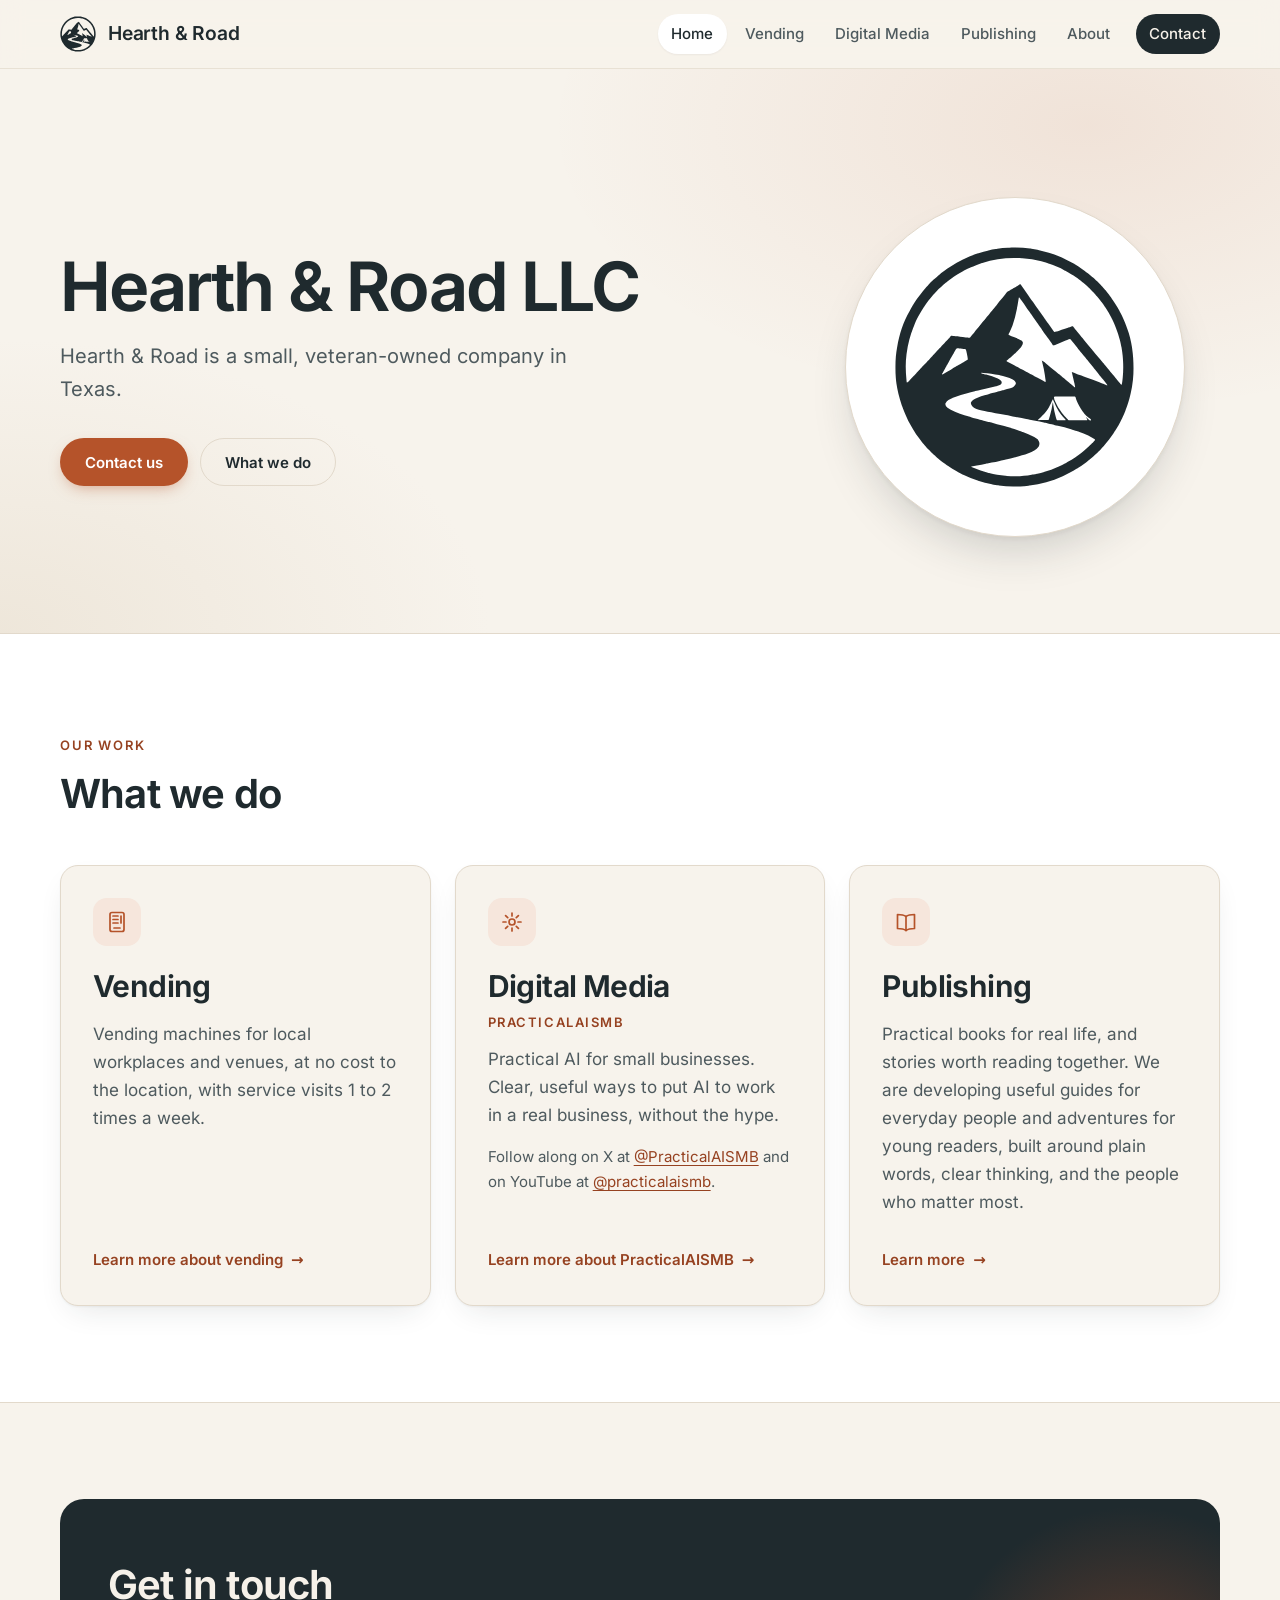
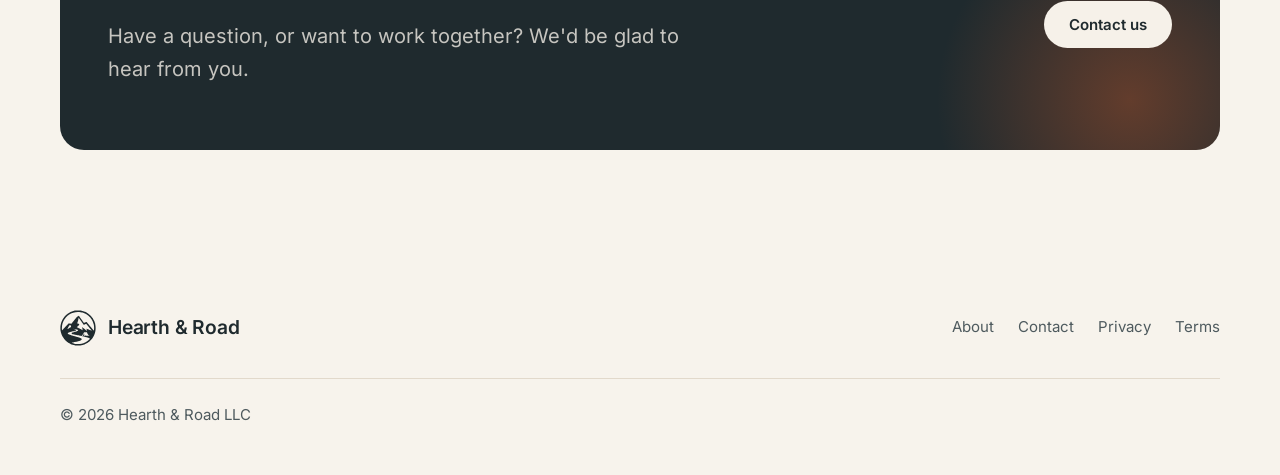
<file: index.html>
<!doctype html>
<html lang="en">
<head>
  <meta charset="utf-8">
  <meta name="viewport" content="width=device-width, initial-scale=1">
  <title>Hearth &amp; Road LLC</title>
  <meta name="description" content="Hearth &amp; Road is a small, veteran-owned company in Texas.">
  <link rel="preload" href="/fonts/inter-latin-var.woff2" as="font" type="font/woff2" crossorigin>
  <link rel="canonical" href="https://www.hearthandroad.com/">
  <meta property="og:type" content="website">
  <meta property="og:site_name" content="Hearth &amp; Road">
  <meta property="og:title" content="Hearth &amp; Road LLC">
  <meta property="og:description" content="Hearth &amp; Road is a small, veteran-owned company in Texas.">
  <meta property="og:url" content="https://www.hearthandroad.com/">
  <meta property="og:image" content="https://www.hearthandroad.com/assets/og-image.png">
  <meta property="og:image:width" content="1200">
  <meta property="og:image:height" content="630">
  <meta property="og:image:alt" content="Hearth &amp; Road logo and name">
  <meta name="twitter:card" content="summary_large_image">
  <meta name="twitter:title" content="Hearth &amp; Road LLC">
  <meta name="twitter:description" content="Hearth &amp; Road is a small, veteran-owned company in Texas.">
  <meta name="twitter:image" content="https://www.hearthandroad.com/assets/og-image.png">
  <link rel="stylesheet" href="/styles.css">
  <link rel="icon" href="/favicon.svg" type="image/svg+xml">
  <link rel="icon" href="/favicon.png" type="image/png" sizes="32x32">
  <link rel="apple-touch-icon" href="/apple-touch-icon.png">
</head>
<body>
  <a class="skip-link" href="#main">Skip to content</a>

  <header class="site-header">
    <div class="container">
      <a class="brand" href="/" aria-label="Hearth &amp; Road home">
        <img src="/assets/logo.svg" alt="" width="36" height="36">
        <span>Hearth &amp; Road</span>
      </a>
      <nav class="site-nav" aria-label="Main">
        <ul>
          <li><a aria-current="page" href="/">Home</a></li>
          <li><a href="/vending/">Vending</a></li>
          <li><a href="/practicalaismb/">Digital Media</a></li>
          <li><a href="/publishing/">Publishing</a></li>
          <li><a href="/about/">About</a></li>
          <li><a class="nav-cta" href="/contact/">Contact</a></li>
        </ul>
      </nav>
    </div>
  </header>

  <main id="main">
    <section class="hero">
      <div class="container hero-grid">
        <div>
          <h1>Hearth &amp; Road LLC</h1>
          <p class="lead">Hearth &amp; Road is a small, veteran-owned company in Texas.</p>
          <div class="hero-actions">
            <a class="btn btn-primary" href="/contact/">Contact us</a>
            <a class="btn btn-ghost" href="#what-we-do">What we do</a>
          </div>
        </div>
        <div class="hero-mark">
          <img src="/assets/logo.svg" alt="Hearth &amp; Road logo" width="256" height="256">
        </div>
      </div>
    </section>

    <section class="section section-alt" id="what-we-do">
      <div class="container">
        <div class="section-head">
          <span class="eyebrow">Our work</span>
          <h2>What we do</h2>
        </div>
        <div class="card-grid">
          <article class="card">
            <div class="card-icon" aria-hidden="true">
              <svg viewBox="0 0 24 24" fill="none" stroke="currentColor" stroke-width="1.7" stroke-linecap="round" stroke-linejoin="round"><rect x="5" y="2.5" width="14" height="19" rx="2"/><path d="M8 6h5M8 9.5h5M8 13h5M16 6v7M9 18h6"/></svg>
            </div>
            <h3>Vending</h3>
            <p>Vending machines for local workplaces and venues, at no cost to the location, with service visits 1 to 2 times a week.</p>
            <a class="card-link" href="/vending/">Learn more about vending</a>
          </article>

          <article class="card">
            <div class="card-icon" aria-hidden="true">
              <svg viewBox="0 0 24 24" fill="none" stroke="currentColor" stroke-width="1.7" stroke-linecap="round" stroke-linejoin="round"><path d="M12 3v3M12 18v3M3 12h3M18 12h3M5.6 5.6l2.1 2.1M16.3 16.3l2.1 2.1M5.6 18.4l2.1-2.1M16.3 7.7l2.1-2.1"/><circle cx="12" cy="12" r="3"/></svg>
            </div>
            <h3>Digital Media</h3>
            <p class="card-eyebrow">PracticalAISMB</p>
            <p>Practical AI for small businesses. Clear, useful ways to put AI to work in a real business, without the hype.</p>
            <p class="card-note">Follow along on X at <a href="https://x.com/PracticalAISMB">@PracticalAISMB</a> and on YouTube at <a href="https://www.youtube.com/@practicalaismb">@practicalaismb</a>.</p>
            <a class="card-link" href="/practicalaismb/">Learn more about PracticalAISMB</a>
          </article>

          <article class="card">
            <div class="card-icon" aria-hidden="true">
              <svg viewBox="0 0 24 24" fill="none" stroke="currentColor" stroke-width="1.7" stroke-linecap="round" stroke-linejoin="round"><path d="M12 6.5C10 5 7 4.5 3.5 4.5v14c3.5 0 6.5.5 8.5 2 2-1.5 5-2 8.5-2v-14c-3.5 0-6.5.5-8.5 2z"/><path d="M12 6.5v14"/></svg>
            </div>
            <h3>Publishing</h3>
            <p>Practical books for real life, and stories worth reading together. We are developing useful guides for everyday people and adventures for young readers, built around plain words, clear thinking, and the people who matter most.</p>
            <a class="card-link" href="/publishing/">Learn more</a>
          </article>
        </div>
      </div>
    </section>

    <section class="section">
      <div class="container">
        <div class="cta-band">
          <div>
            <h2>Get in touch</h2>
            <p>Have a question, or want to work together? We'd be glad to hear from you.</p>
          </div>
          <a class="btn btn-light" href="/contact/">Contact us</a>
        </div>
      </div>
    </section>
  </main>

  <footer class="site-footer">
    <div class="container">
      <div class="footer-top">
        <a class="brand" href="/">
          <img src="/assets/logo.svg" alt="" width="36" height="36">
          <span>Hearth &amp; Road</span>
        </a>
        <ul class="footer-links">
          <li><a href="/about/">About</a></li>
          <li><a href="/contact/">Contact</a></li>
          <li><a href="/privacy/">Privacy</a></li>
          <li><a href="/terms/">Terms</a></li>
        </ul>
      </div>
      <p class="footer-bottom">&copy; 2026 Hearth &amp; Road LLC</p>
    </div>
  </footer>
</body>
</html>
</file>
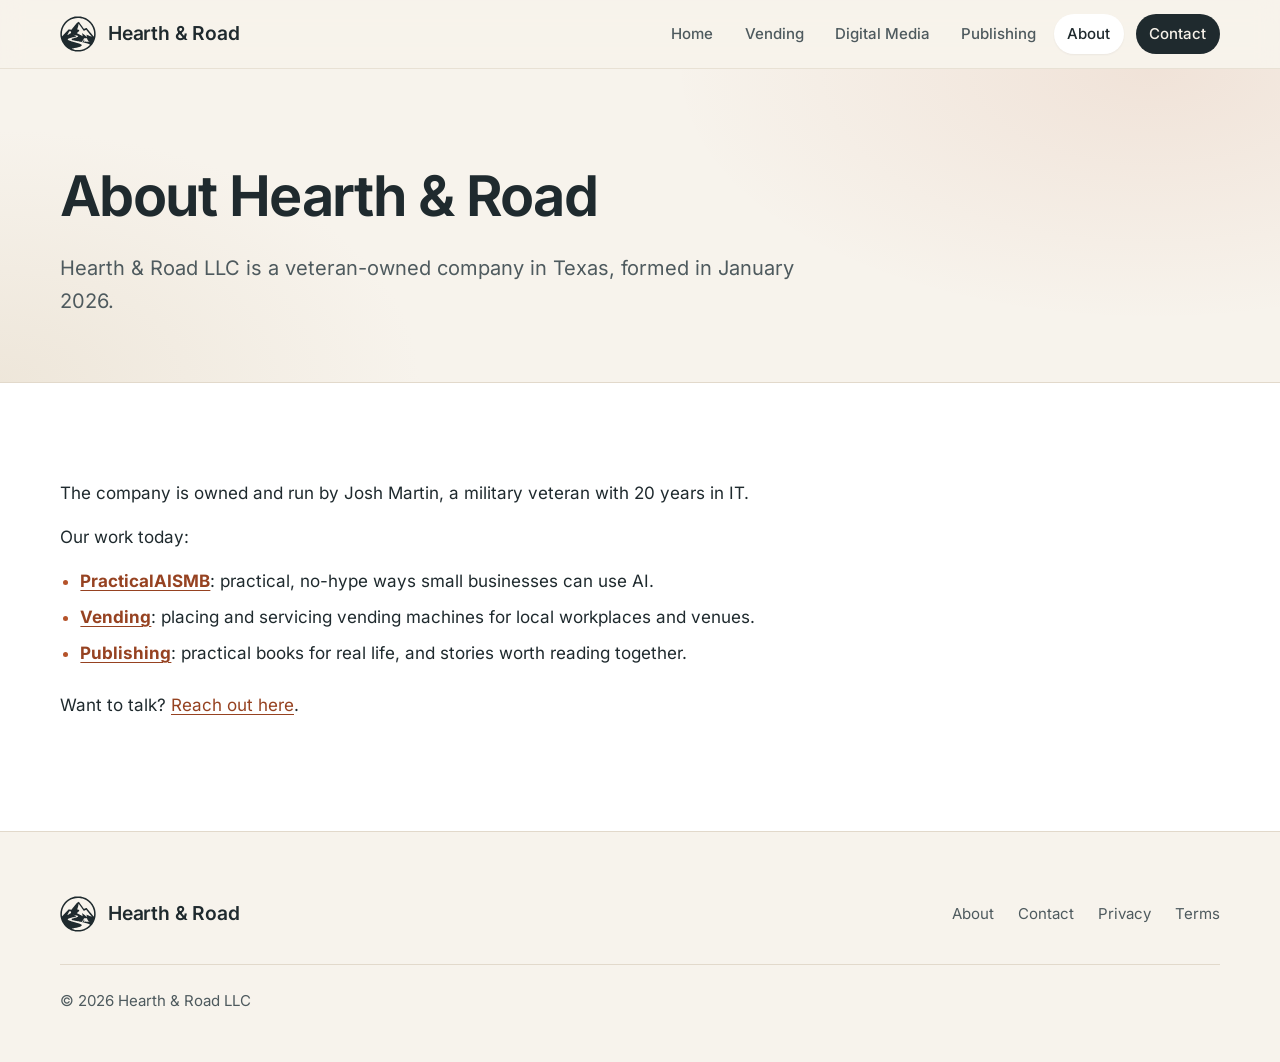
<file: about/index.html>
<!doctype html>
<html lang="en">
<head>
  <meta charset="utf-8">
  <meta name="viewport" content="width=device-width, initial-scale=1">
  <title>About Hearth &amp; Road</title>
  <meta name="description" content="Hearth &amp; Road LLC is a veteran-owned company in Texas, formed in January 2026.">
  <link rel="preload" href="/fonts/inter-latin-var.woff2" as="font" type="font/woff2" crossorigin>
  <link rel="canonical" href="https://www.hearthandroad.com/about/">
  <meta property="og:type" content="website">
  <meta property="og:site_name" content="Hearth &amp; Road">
  <meta property="og:title" content="About Hearth &amp; Road">
  <meta property="og:description" content="Hearth &amp; Road LLC is a veteran-owned company in Texas, formed in January 2026.">
  <meta property="og:url" content="https://www.hearthandroad.com/about/">
  <meta property="og:image" content="https://www.hearthandroad.com/assets/og-image.png">
  <meta property="og:image:width" content="1200">
  <meta property="og:image:height" content="630">
  <meta property="og:image:alt" content="Hearth &amp; Road logo and name">
  <meta name="twitter:card" content="summary_large_image">
  <meta name="twitter:title" content="About Hearth &amp; Road">
  <meta name="twitter:description" content="Hearth &amp; Road LLC is a veteran-owned company in Texas, formed in January 2026.">
  <meta name="twitter:image" content="https://www.hearthandroad.com/assets/og-image.png">
  <link rel="stylesheet" href="/styles.css">
  <link rel="icon" href="/favicon.svg" type="image/svg+xml">
  <link rel="icon" href="/favicon.png" type="image/png" sizes="32x32">
  <link rel="apple-touch-icon" href="/apple-touch-icon.png">
</head>
<body>
  <a class="skip-link" href="#main">Skip to content</a>

  <header class="site-header">
    <div class="container">
      <a class="brand" href="/" aria-label="Hearth &amp; Road home">
        <img src="/assets/logo.svg" alt="" width="36" height="36">
        <span>Hearth &amp; Road</span>
      </a>
      <nav class="site-nav" aria-label="Main">
        <ul>
          <li><a href="/">Home</a></li>
          <li><a href="/vending/">Vending</a></li>
          <li><a href="/practicalaismb/">Digital Media</a></li>
          <li><a href="/publishing/">Publishing</a></li>
          <li><a aria-current="page" href="/about/">About</a></li>
          <li><a class="nav-cta" href="/contact/">Contact</a></li>
        </ul>
      </nav>
    </div>
  </header>

  <main id="main">
    <section class="page-hero">
      <div class="container">
        <div class="page-hero-inner">
          <h1>About Hearth &amp; Road</h1>
          <p class="lead">Hearth &amp; Road LLC is a veteran-owned company in Texas, formed in January 2026.</p>
        </div>
      </div>
    </section>
    <section class="section section-alt">
      <div class="container">
        <div class="prose">
          <p>The company is owned and run by Josh Martin, a military veteran with 20 years in IT.</p>
          <p>Our work today:</p>
          <ul class="link-list">
            <li><strong><a href="/practicalaismb/">PracticalAISMB</a></strong>: practical, no-hype ways small businesses can use AI.</li>
            <li><strong><a href="/vending/">Vending</a></strong>: placing and servicing vending machines for local workplaces and venues.</li>
            <li><strong><a href="/publishing/">Publishing</a></strong>: practical books for real life, and stories worth reading together.</li>
          </ul>
          <p>Want to talk? <a href="/contact/">Reach out here</a>.</p>
        </div>
      </div>
    </section>
  </main>

  <footer class="site-footer">
    <div class="container">
      <div class="footer-top">
        <a class="brand" href="/">
          <img src="/assets/logo.svg" alt="" width="36" height="36">
          <span>Hearth &amp; Road</span>
        </a>
        <ul class="footer-links">
          <li><a href="/about/">About</a></li>
          <li><a href="/contact/">Contact</a></li>
          <li><a href="/privacy/">Privacy</a></li>
          <li><a href="/terms/">Terms</a></li>
        </ul>
      </div>
      <p class="footer-bottom">&copy; 2026 Hearth &amp; Road LLC</p>
    </div>
  </footer>
</body>
</html>
</file>
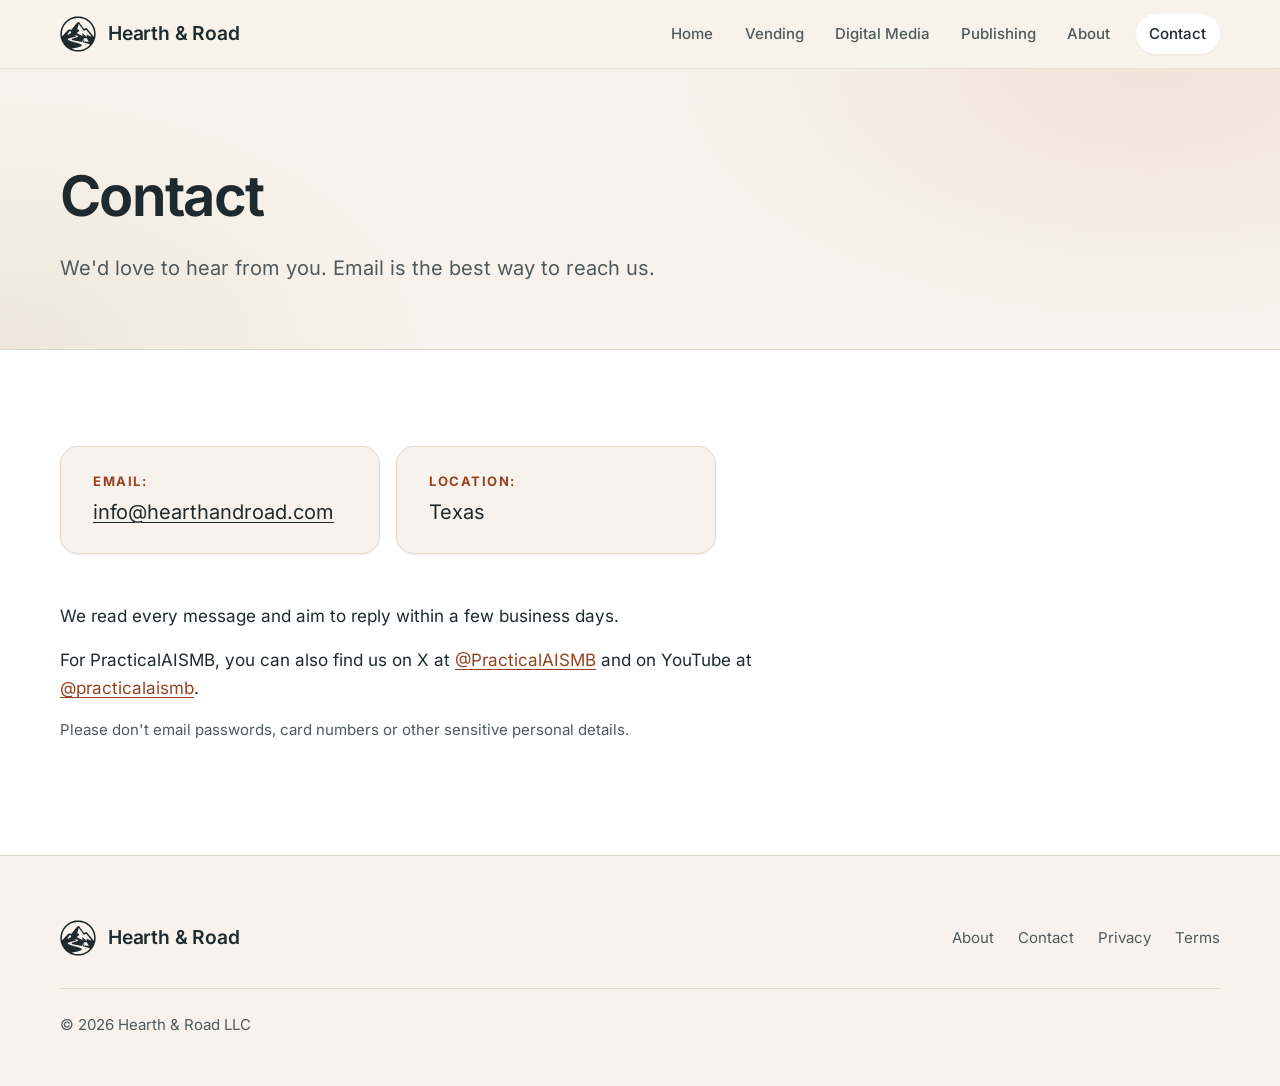
<file: contact/index.html>
<!doctype html>
<html lang="en">
<head>
  <meta charset="utf-8">
  <meta name="viewport" content="width=device-width, initial-scale=1">
  <title>Contact | Hearth &amp; Road</title>
  <meta name="description" content="We'd love to hear from you. Email is the best way to reach us.">
  <link rel="preload" href="/fonts/inter-latin-var.woff2" as="font" type="font/woff2" crossorigin>
  <link rel="canonical" href="https://www.hearthandroad.com/contact/">
  <meta property="og:type" content="website">
  <meta property="og:site_name" content="Hearth &amp; Road">
  <meta property="og:title" content="Contact | Hearth &amp; Road">
  <meta property="og:description" content="We'd love to hear from you. Email is the best way to reach us.">
  <meta property="og:url" content="https://www.hearthandroad.com/contact/">
  <meta property="og:image" content="https://www.hearthandroad.com/assets/og-image.png">
  <meta property="og:image:width" content="1200">
  <meta property="og:image:height" content="630">
  <meta property="og:image:alt" content="Hearth &amp; Road logo and name">
  <meta name="twitter:card" content="summary_large_image">
  <meta name="twitter:title" content="Contact | Hearth &amp; Road">
  <meta name="twitter:description" content="We'd love to hear from you. Email is the best way to reach us.">
  <meta name="twitter:image" content="https://www.hearthandroad.com/assets/og-image.png">
  <link rel="stylesheet" href="/styles.css">
  <link rel="icon" href="/favicon.svg" type="image/svg+xml">
  <link rel="icon" href="/favicon.png" type="image/png" sizes="32x32">
  <link rel="apple-touch-icon" href="/apple-touch-icon.png">
</head>
<body>
  <a class="skip-link" href="#main">Skip to content</a>

  <header class="site-header">
    <div class="container">
      <a class="brand" href="/" aria-label="Hearth &amp; Road home">
        <img src="/assets/logo.svg" alt="" width="36" height="36">
        <span>Hearth &amp; Road</span>
      </a>
      <nav class="site-nav" aria-label="Main">
        <ul>
          <li><a href="/">Home</a></li>
          <li><a href="/vending/">Vending</a></li>
          <li><a href="/practicalaismb/">Digital Media</a></li>
          <li><a href="/publishing/">Publishing</a></li>
          <li><a href="/about/">About</a></li>
          <li><a class="nav-cta" aria-current="page" href="/contact/">Contact</a></li>
        </ul>
      </nav>
    </div>
  </header>

  <main id="main">
    <section class="page-hero">
      <div class="container">
        <div class="page-hero-inner">
          <h1>Contact</h1>
          <p class="lead">We'd love to hear from you. Email is the best way to reach us.</p>
        </div>
      </div>
    </section>
    <section class="section section-alt">
      <div class="container">
        <div class="contact-grid">
          <div class="contact-item">
            <p class="contact-label"><strong>Email:</strong></p>
            <p class="contact-value"><a href="mailto:info@hearthandroad.com">info@hearthandroad.com</a></p>
          </div>
          <div class="contact-item">
            <p class="contact-label"><strong>Location:</strong></p>
            <p class="contact-value">Texas</p>
          </div>
        </div>
        <div class="prose">
          <p>We read every message and aim to reply within a few business days.</p>
          <p>For PracticalAISMB, you can also find us on X at <a href="https://x.com/PracticalAISMB">@PracticalAISMB</a> and on YouTube at <a href="https://www.youtube.com/@practicalaismb">@practicalaismb</a>.</p>
          <p class="muted">Please don't email passwords, card numbers or other sensitive personal details.</p>
        </div>
      </div>
    </section>
  </main>

  <footer class="site-footer">
    <div class="container">
      <div class="footer-top">
        <a class="brand" href="/">
          <img src="/assets/logo.svg" alt="" width="36" height="36">
          <span>Hearth &amp; Road</span>
        </a>
        <ul class="footer-links">
          <li><a href="/about/">About</a></li>
          <li><a href="/contact/">Contact</a></li>
          <li><a href="/privacy/">Privacy</a></li>
          <li><a href="/terms/">Terms</a></li>
        </ul>
      </div>
      <p class="footer-bottom">&copy; 2026 Hearth &amp; Road LLC</p>
    </div>
  </footer>
</body>
</html>
</file>
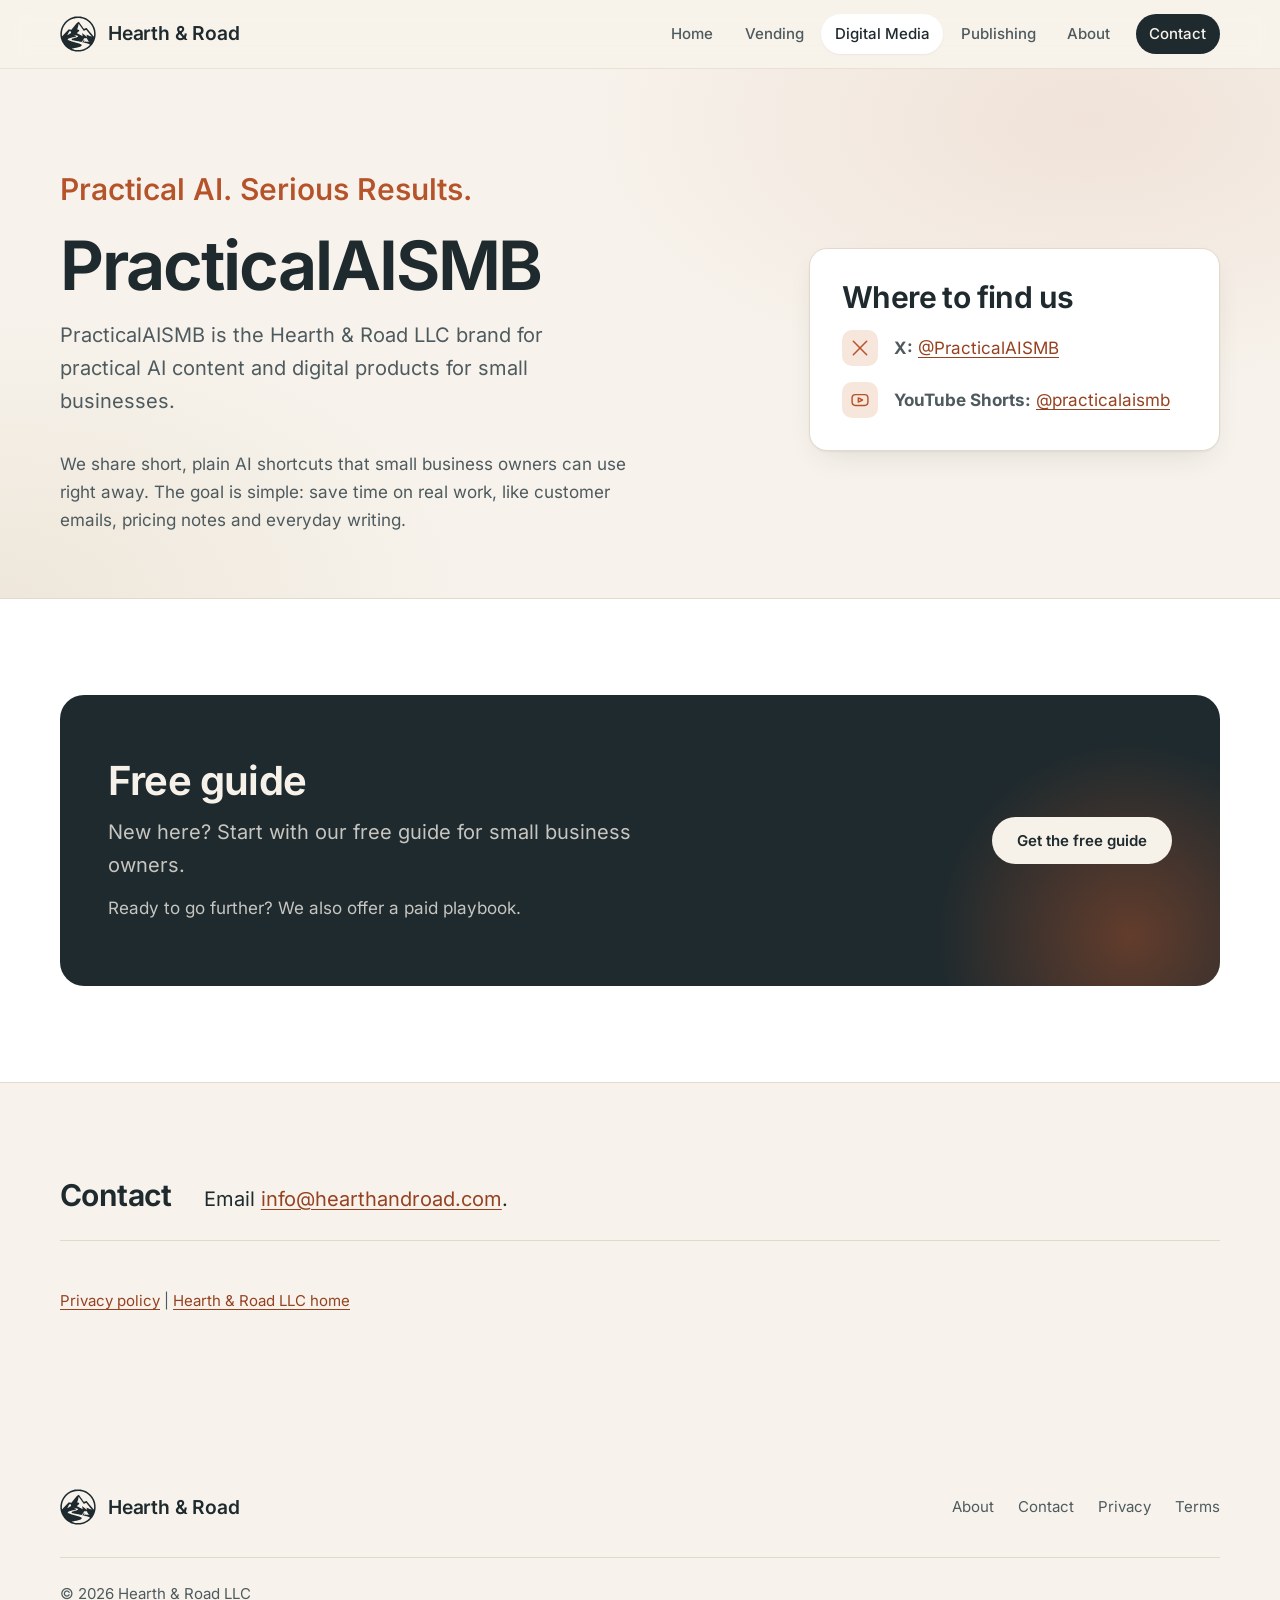
<file: practicalaismb/index.html>
<!doctype html>
<html lang="en">
<head>
  <meta charset="utf-8">
  <meta name="viewport" content="width=device-width, initial-scale=1">
  <title>PracticalAISMB | Hearth &amp; Road</title>
  <meta name="description" content="PracticalAISMB is the Hearth &amp; Road LLC brand for practical AI content and digital products for small businesses.">
  <link rel="preload" href="/fonts/inter-latin-var.woff2" as="font" type="font/woff2" crossorigin>
  <link rel="canonical" href="https://www.hearthandroad.com/practicalaismb/">
  <meta property="og:type" content="website">
  <meta property="og:site_name" content="Hearth &amp; Road">
  <meta property="og:title" content="PracticalAISMB | Hearth &amp; Road">
  <meta property="og:description" content="PracticalAISMB is the Hearth &amp; Road LLC brand for practical AI content and digital products for small businesses.">
  <meta property="og:url" content="https://www.hearthandroad.com/practicalaismb/">
  <meta property="og:image" content="https://www.hearthandroad.com/assets/og-image.png">
  <meta property="og:image:width" content="1200">
  <meta property="og:image:height" content="630">
  <meta property="og:image:alt" content="Hearth &amp; Road logo and name">
  <meta name="twitter:card" content="summary_large_image">
  <meta name="twitter:title" content="PracticalAISMB | Hearth &amp; Road">
  <meta name="twitter:description" content="PracticalAISMB is the Hearth &amp; Road LLC brand for practical AI content and digital products for small businesses.">
  <meta name="twitter:image" content="https://www.hearthandroad.com/assets/og-image.png">
  <link rel="stylesheet" href="/styles.css">
  <link rel="icon" href="/favicon.svg" type="image/svg+xml">
  <link rel="icon" href="/favicon.png" type="image/png" sizes="32x32">
  <link rel="apple-touch-icon" href="/apple-touch-icon.png">
</head>
<body>
  <a class="skip-link" href="#main">Skip to content</a>

  <header class="site-header">
    <div class="container">
      <a class="brand" href="/" aria-label="Hearth &amp; Road home">
        <img src="/assets/logo.svg" alt="" width="36" height="36">
        <span>Hearth &amp; Road</span>
      </a>
      <nav class="site-nav" aria-label="Main">
        <ul>
          <li><a href="/">Home</a></li>
          <li><a href="/vending/">Vending</a></li>
          <li><a aria-current="page" href="/practicalaismb/">Digital Media</a></li>
          <li><a href="/publishing/">Publishing</a></li>
          <li><a href="/about/">About</a></li>
          <li><a class="nav-cta" href="/contact/">Contact</a></li>
        </ul>
      </nav>
    </div>
  </header>

  <main id="main">
    <section class="hero hero-compact">
      <div class="container hero-grid">
        <div>
          <p class="tagline"><strong>Practical AI. Serious Results.</strong></p>
          <h1>PracticalAISMB</h1>
          <p class="lead">PracticalAISMB is the Hearth &amp; Road LLC brand for practical AI content and digital products for small businesses.</p>
          <p class="hero-sub">We share short, plain AI shortcuts that small business owners can use right away. The goal is simple: save time on real work, like customer emails, pricing notes and everyday writing.</p>
        </div>
        <aside class="card hero-card">
          <h2 class="card-title">Where to find us</h2>
          <ul class="social-list">
            <li><span class="feature-icon" aria-hidden="true"><svg viewBox="0 0 24 24" fill="none" stroke="currentColor" stroke-width="1.8" stroke-linecap="round" stroke-linejoin="round"><path d="M4 4l16 16M20 4L4 20"/></svg></span><span><strong>X:</strong> <a href="https://x.com/PracticalAISMB">@PracticalAISMB</a></span></li>
            <li><span class="feature-icon" aria-hidden="true"><svg viewBox="0 0 24 24" fill="none" stroke="currentColor" stroke-width="1.7" stroke-linecap="round" stroke-linejoin="round"><rect x="2.5" y="5.5" width="19" height="13" rx="4"/><path d="M10 9.5l5 2.5-5 2.5z"/></svg></span><span><strong>YouTube Shorts:</strong> <a href="https://www.youtube.com/@practicalaismb">@practicalaismb</a></span></li>
          </ul>
        </aside>
      </div>
    </section>
    <section class="section section-alt">
      <div class="container">
        <div class="cta-band">
          <div>
            <h2>Free guide</h2>
            <p>New here? Start with our free guide for small business owners.</p>
            <p class="cta-sub">Ready to go further? We also offer a paid playbook.</p>
          </div>
          <a class="btn btn-light" href="https://practicalism.gumroad.com/l/zrhsml">Get the free guide</a>
        </div>
      </div>
    </section>
    <section class="section">
      <div class="container">
        <div class="contact-strip">
          <h2>Contact</h2>
          <p>Email <a href="mailto:info@hearthandroad.com">info@hearthandroad.com</a>.</p>
        </div>
        <p class="page-links"><a href="/privacy/">Privacy policy</a> | <a href="/">Hearth &amp; Road LLC home</a></p>
      </div>
    </section>
  </main>

  <footer class="site-footer">
    <div class="container">
      <div class="footer-top">
        <a class="brand" href="/">
          <img src="/assets/logo.svg" alt="" width="36" height="36">
          <span>Hearth &amp; Road</span>
        </a>
        <ul class="footer-links">
          <li><a href="/about/">About</a></li>
          <li><a href="/contact/">Contact</a></li>
          <li><a href="/privacy/">Privacy</a></li>
          <li><a href="/terms/">Terms</a></li>
        </ul>
      </div>
      <p class="footer-bottom">&copy; 2026 Hearth &amp; Road LLC</p>
    </div>
  </footer>
</body>
</html>
</file>
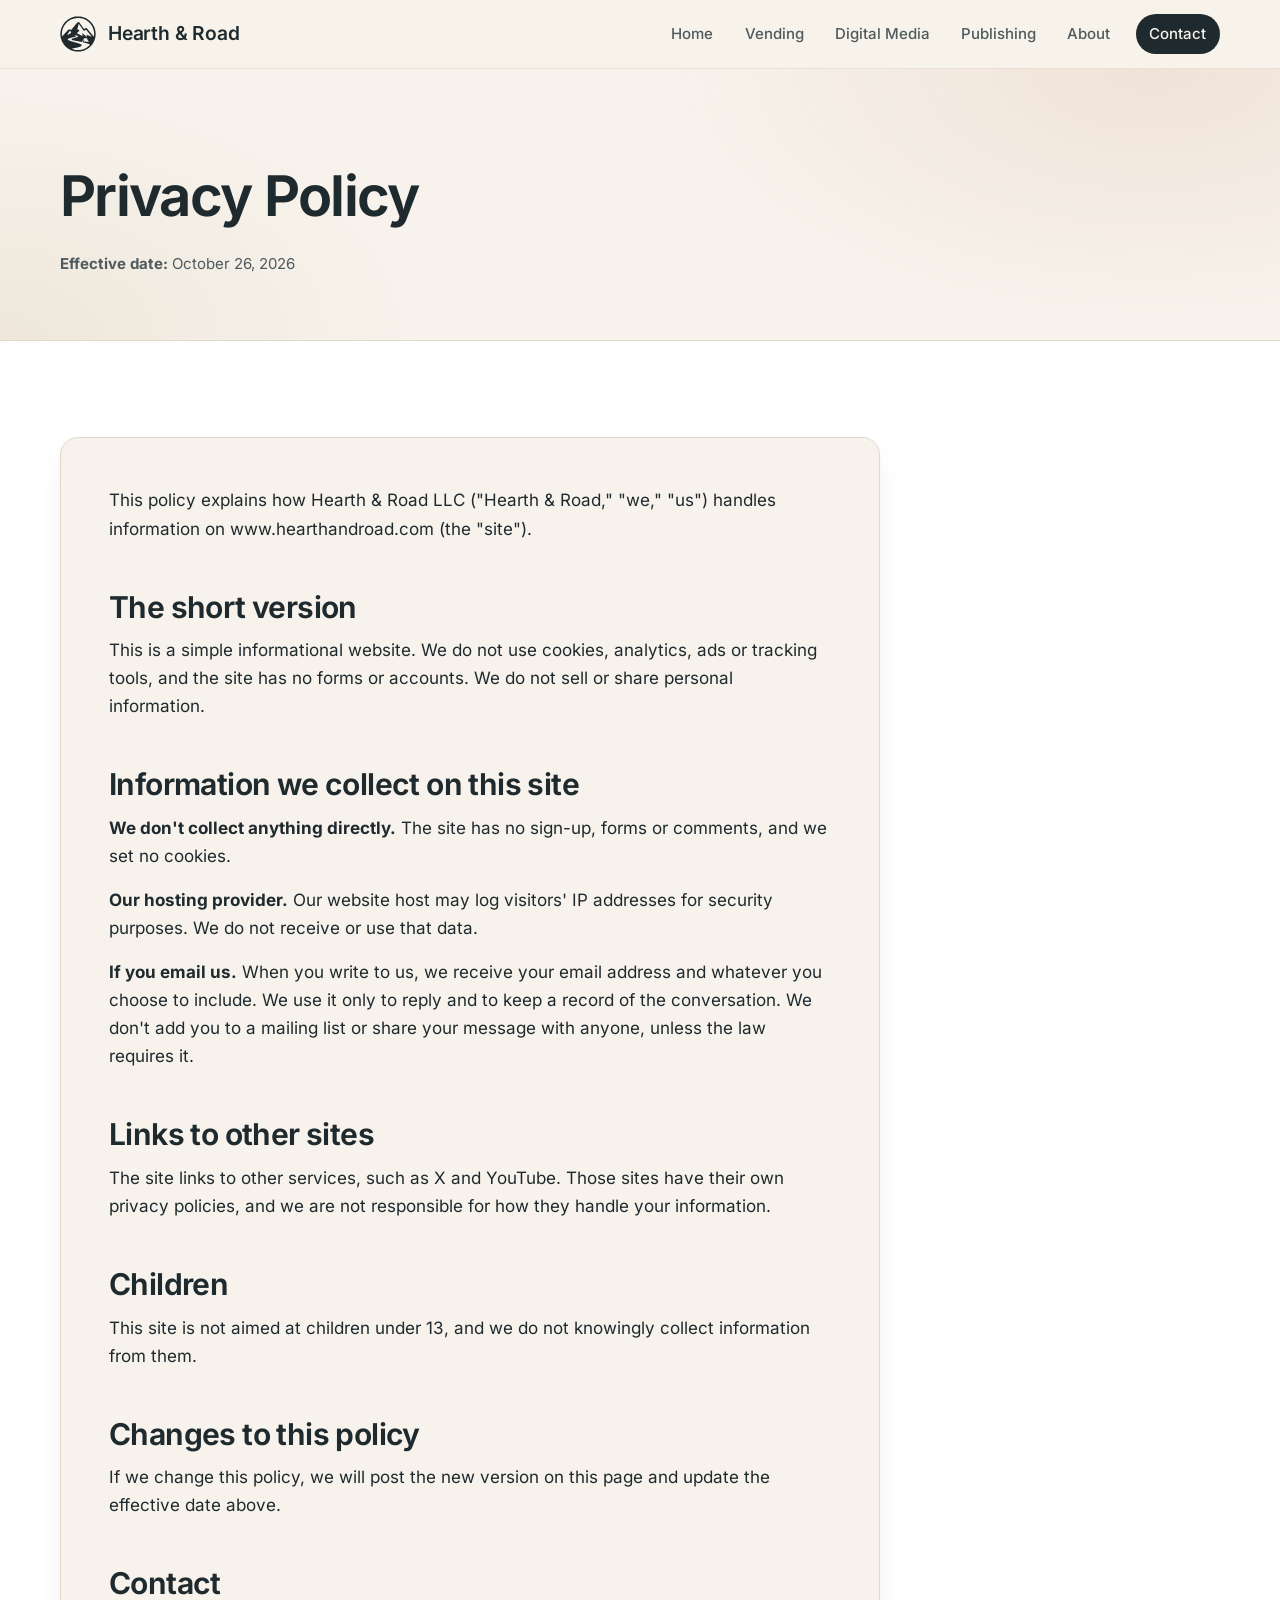
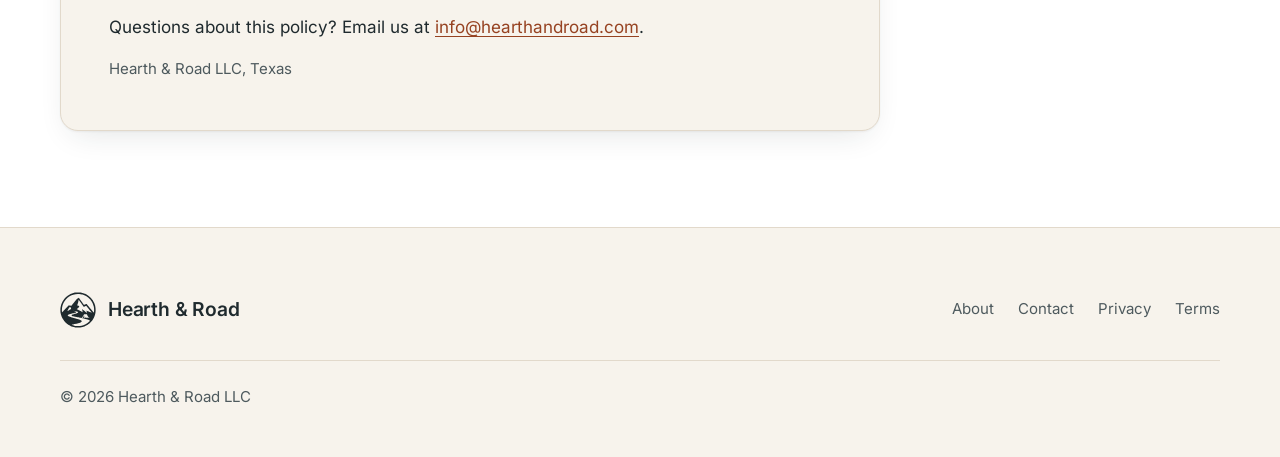
<file: privacy/index.html>
<!doctype html>
<html lang="en">
<head>
  <meta charset="utf-8">
  <meta name="viewport" content="width=device-width, initial-scale=1">
  <title>Privacy Policy | Hearth &amp; Road</title>
  <meta name="description" content="How Hearth &amp; Road LLC handles information on www.hearthandroad.com.">
  <link rel="preload" href="/fonts/inter-latin-var.woff2" as="font" type="font/woff2" crossorigin>
  <link rel="canonical" href="https://www.hearthandroad.com/privacy/">
  <meta property="og:type" content="website">
  <meta property="og:site_name" content="Hearth &amp; Road">
  <meta property="og:title" content="Privacy Policy | Hearth &amp; Road">
  <meta property="og:description" content="How Hearth &amp; Road LLC handles information on www.hearthandroad.com.">
  <meta property="og:url" content="https://www.hearthandroad.com/privacy/">
  <meta property="og:image" content="https://www.hearthandroad.com/assets/og-image.png">
  <meta property="og:image:width" content="1200">
  <meta property="og:image:height" content="630">
  <meta property="og:image:alt" content="Hearth &amp; Road logo and name">
  <meta name="twitter:card" content="summary_large_image">
  <meta name="twitter:title" content="Privacy Policy | Hearth &amp; Road">
  <meta name="twitter:description" content="How Hearth &amp; Road LLC handles information on www.hearthandroad.com.">
  <meta name="twitter:image" content="https://www.hearthandroad.com/assets/og-image.png">
  <link rel="stylesheet" href="/styles.css">
  <link rel="icon" href="/favicon.svg" type="image/svg+xml">
  <link rel="icon" href="/favicon.png" type="image/png" sizes="32x32">
  <link rel="apple-touch-icon" href="/apple-touch-icon.png">
</head>
<body>
  <a class="skip-link" href="#main">Skip to content</a>

  <header class="site-header">
    <div class="container">
      <a class="brand" href="/" aria-label="Hearth &amp; Road home">
        <img src="/assets/logo.svg" alt="" width="36" height="36">
        <span>Hearth &amp; Road</span>
      </a>
      <nav class="site-nav" aria-label="Main">
        <ul>
          <li><a href="/">Home</a></li>
          <li><a href="/vending/">Vending</a></li>
          <li><a href="/practicalaismb/">Digital Media</a></li>
          <li><a href="/publishing/">Publishing</a></li>
          <li><a href="/about/">About</a></li>
          <li><a class="nav-cta" href="/contact/">Contact</a></li>
        </ul>
      </nav>
    </div>
  </header>

  <main id="main">
    <section class="page-hero">
      <div class="container">
        <div class="page-hero-inner">
          <h1>Privacy Policy</h1>
          <p class="meta"><strong>Effective date:</strong> October 26, 2026</p>
        </div>
      </div>
    </section>
    <section class="section section-alt">
      <div class="container">
        <div class="prose panel">
          <p>This policy explains how Hearth &amp; Road LLC ("Hearth &amp; Road," "we," "us") handles information on www.hearthandroad.com (the "site").</p>
          <h2>The short version</h2>
          <p>This is a simple informational website. We do not use cookies, analytics, ads or tracking tools, and the site has no forms or accounts. We do not sell or share personal information.</p>
          <h2>Information we collect on this site</h2>
          <p><strong>We don't collect anything directly.</strong> The site has no sign-up, forms or comments, and we set no cookies.</p>
          <p><strong>Our hosting provider.</strong> Our website host may log visitors' IP addresses for security purposes. We do not receive or use that data.</p>
          <p><strong>If you email us.</strong> When you write to us, we receive your email address and whatever you choose to include. We use it only to reply and to keep a record of the conversation. We don't add you to a mailing list or share your message with anyone, unless the law requires it.</p>
          <h2>Links to other sites</h2>
          <p>The site links to other services, such as X and YouTube. Those sites have their own privacy policies, and we are not responsible for how they handle your information.</p>
          <h2>Children</h2>
          <p>This site is not aimed at children under 13, and we do not knowingly collect information from them.</p>
          <h2>Changes to this policy</h2>
          <p>If we change this policy, we will post the new version on this page and update the effective date above.</p>
          <h2>Contact</h2>
          <p>Questions about this policy? Email us at <a href="mailto:info@hearthandroad.com">info@hearthandroad.com</a>.</p>
          <p class="muted">Hearth &amp; Road LLC, Texas</p>
        </div>
      </div>
    </section>
  </main>

  <footer class="site-footer">
    <div class="container">
      <div class="footer-top">
        <a class="brand" href="/">
          <img src="/assets/logo.svg" alt="" width="36" height="36">
          <span>Hearth &amp; Road</span>
        </a>
        <ul class="footer-links">
          <li><a href="/about/">About</a></li>
          <li><a href="/contact/">Contact</a></li>
          <li><a href="/privacy/">Privacy</a></li>
          <li><a href="/terms/">Terms</a></li>
        </ul>
      </div>
      <p class="footer-bottom">&copy; 2026 Hearth &amp; Road LLC</p>
    </div>
  </footer>
</body>
</html>
</file>
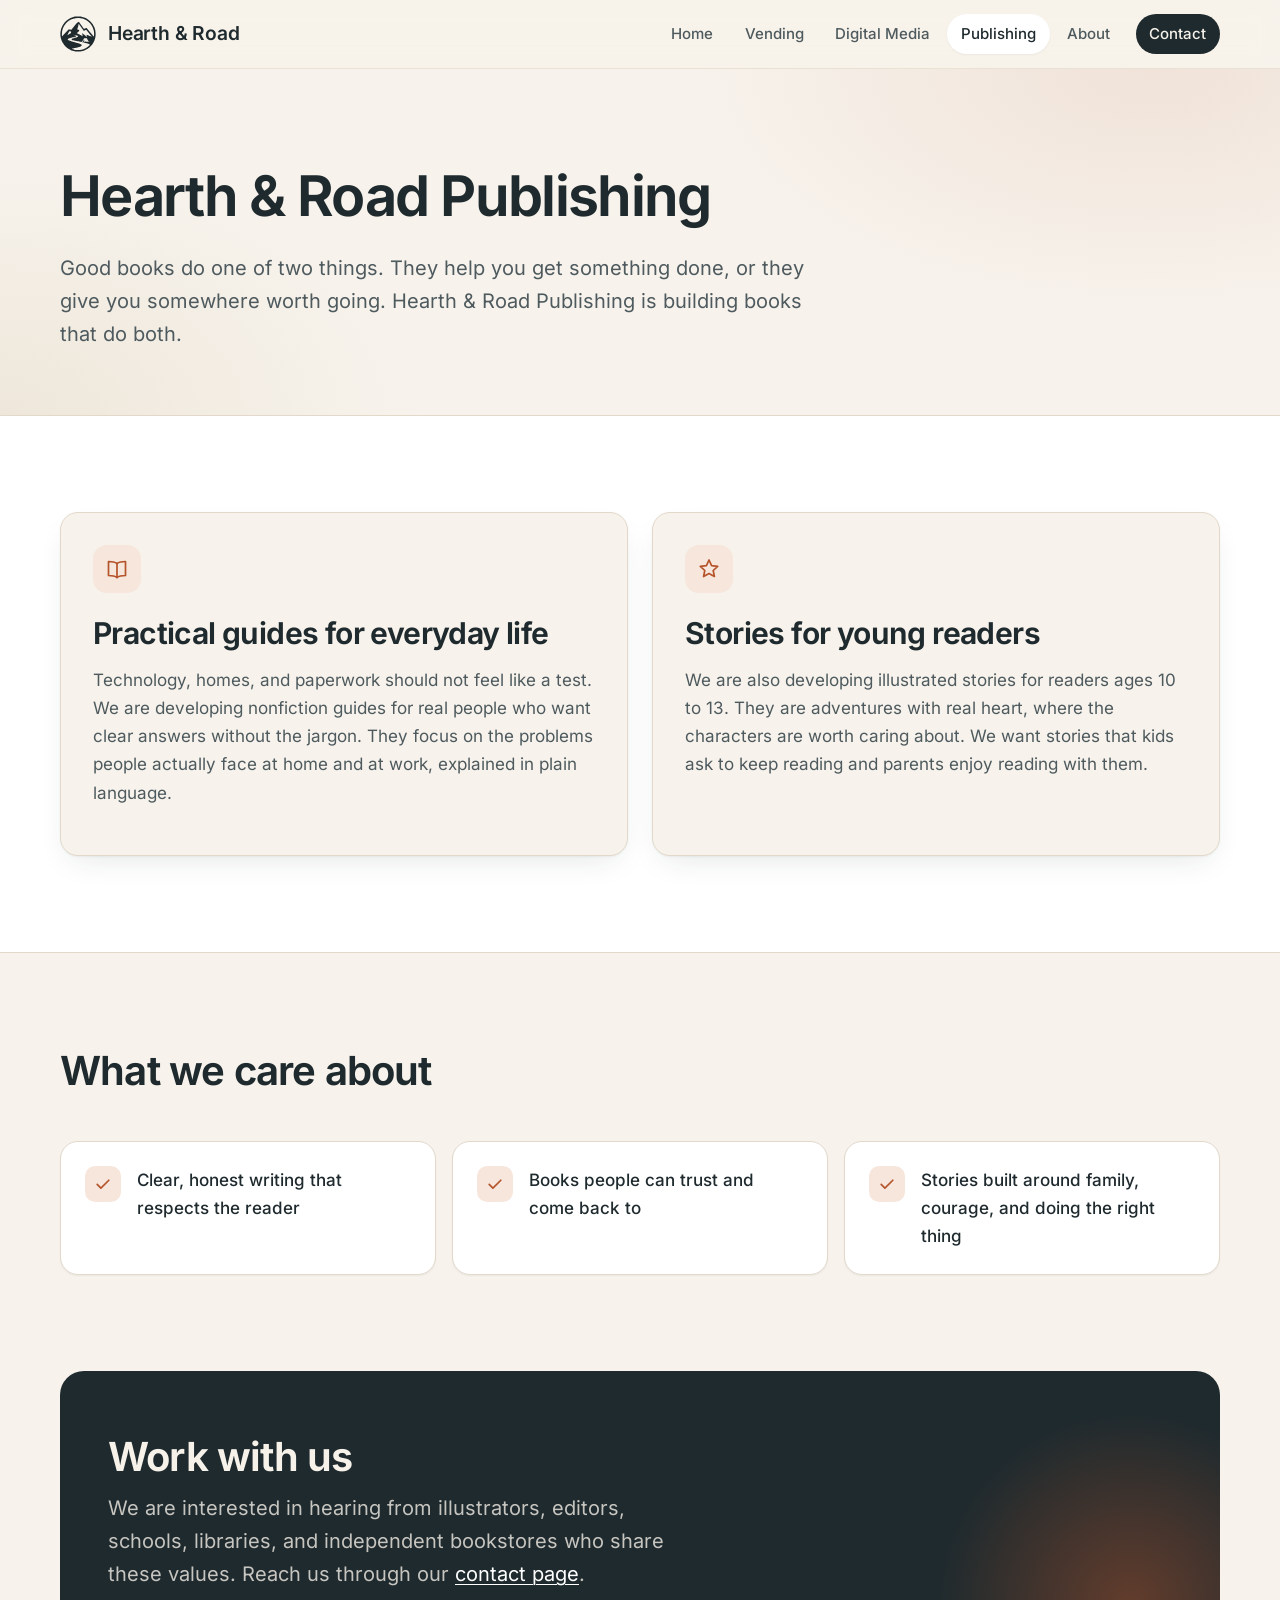
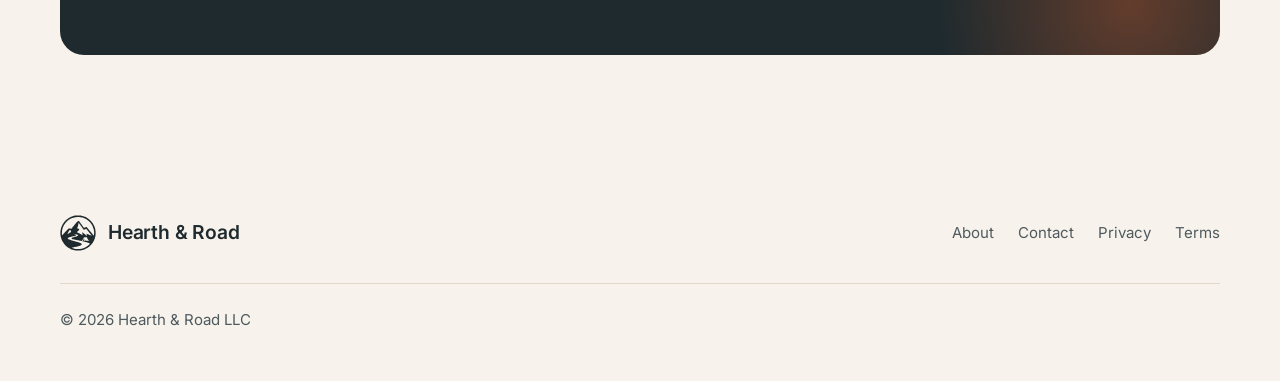
<file: publishing/index.html>
<!doctype html>
<html lang="en">
<head>
  <meta charset="utf-8">
  <meta name="viewport" content="width=device-width, initial-scale=1">
  <title>Hearth &amp; Road Publishing</title>
  <meta name="description" content="Good books do one of two things. They help you get something done, or they give you somewhere worth going.">
  <link rel="preload" href="/fonts/inter-latin-var.woff2" as="font" type="font/woff2" crossorigin>
  <link rel="canonical" href="https://www.hearthandroad.com/publishing/">
  <meta property="og:type" content="website">
  <meta property="og:site_name" content="Hearth &amp; Road">
  <meta property="og:title" content="Hearth &amp; Road Publishing">
  <meta property="og:description" content="Good books do one of two things. They help you get something done, or they give you somewhere worth going.">
  <meta property="og:url" content="https://www.hearthandroad.com/publishing/">
  <meta property="og:image" content="https://www.hearthandroad.com/assets/og-image.png">
  <meta property="og:image:width" content="1200">
  <meta property="og:image:height" content="630">
  <meta property="og:image:alt" content="Hearth &amp; Road logo and name">
  <meta name="twitter:card" content="summary_large_image">
  <meta name="twitter:title" content="Hearth &amp; Road Publishing">
  <meta name="twitter:description" content="Good books do one of two things. They help you get something done, or they give you somewhere worth going.">
  <meta name="twitter:image" content="https://www.hearthandroad.com/assets/og-image.png">
  <link rel="stylesheet" href="/styles.css">
  <link rel="icon" href="/favicon.svg" type="image/svg+xml">
  <link rel="icon" href="/favicon.png" type="image/png" sizes="32x32">
  <link rel="apple-touch-icon" href="/apple-touch-icon.png">
</head>
<body>
  <a class="skip-link" href="#main">Skip to content</a>

  <header class="site-header">
    <div class="container">
      <a class="brand" href="/" aria-label="Hearth &amp; Road home">
        <img src="/assets/logo.svg" alt="" width="36" height="36">
        <span>Hearth &amp; Road</span>
      </a>
      <nav class="site-nav" aria-label="Main">
        <ul>
          <li><a href="/">Home</a></li>
          <li><a href="/vending/">Vending</a></li>
          <li><a href="/practicalaismb/">Digital Media</a></li>
          <li><a aria-current="page" href="/publishing/">Publishing</a></li>
          <li><a href="/about/">About</a></li>
          <li><a class="nav-cta" href="/contact/">Contact</a></li>
        </ul>
      </nav>
    </div>
  </header>

  <main id="main">
    <section class="page-hero">
      <div class="container">
        <div class="page-hero-inner">
          <h1>Hearth &amp; Road Publishing</h1>
          <p class="lead">Good books do one of two things. They help you get something done, or they give you somewhere worth going. Hearth &amp; Road Publishing is building books that do both.</p>
        </div>
      </div>
    </section>
    <section class="section section-alt">
      <div class="container">
        <div class="card-grid card-grid-2">
          <article class="card">
            <div class="card-icon" aria-hidden="true"><svg viewBox="0 0 24 24" fill="none" stroke="currentColor" stroke-width="1.7" stroke-linecap="round" stroke-linejoin="round"><path d="M12 6.5C10 5 7 4.5 3.5 4.5v14c3.5 0 6.5.5 8.5 2 2-1.5 5-2 8.5-2v-14c-3.5 0-6.5.5-8.5 2z"/><path d="M12 6.5v14"/></svg></div>
            <h2 class="card-title">Practical guides for everyday life</h2>
            <p>Technology, homes, and paperwork should not feel like a test. We are developing nonfiction guides for real people who want clear answers without the jargon. They focus on the problems people actually face at home and at work, explained in plain language.</p>
          </article>
          <article class="card">
            <div class="card-icon" aria-hidden="true"><svg viewBox="0 0 24 24" fill="none" stroke="currentColor" stroke-width="1.7" stroke-linecap="round" stroke-linejoin="round"><path d="M12 3l2.6 5.6 6.1.7-4.5 4.2 1.2 6L12 16.6 6.6 19.5l1.2-6L3.3 9.3l6.1-.7z"/></svg></div>
            <h2 class="card-title">Stories for young readers</h2>
            <p>We are also developing illustrated stories for readers ages 10 to 13. They are adventures with real heart, where the characters are worth caring about. We want stories that kids ask to keep reading and parents enjoy reading with them.</p>
          </article>
        </div>
      </div>
    </section>
    <section class="section">
      <div class="container">
        <div class="section-head">
          <h2>What we care about</h2>
        </div>
        <ul class="feature-list feature-list-3">
          <li><span class="feature-icon" aria-hidden="true"><svg viewBox="0 0 24 24" fill="none" stroke="currentColor" stroke-width="2" stroke-linecap="round" stroke-linejoin="round"><path d="M5 12.5l4.5 4.5L19 7.5"/></svg></span><span>Clear, honest writing that respects the reader</span></li>
          <li><span class="feature-icon" aria-hidden="true"><svg viewBox="0 0 24 24" fill="none" stroke="currentColor" stroke-width="2" stroke-linecap="round" stroke-linejoin="round"><path d="M5 12.5l4.5 4.5L19 7.5"/></svg></span><span>Books people can trust and come back to</span></li>
          <li><span class="feature-icon" aria-hidden="true"><svg viewBox="0 0 24 24" fill="none" stroke="currentColor" stroke-width="2" stroke-linecap="round" stroke-linejoin="round"><path d="M5 12.5l4.5 4.5L19 7.5"/></svg></span><span>Stories built around family, courage, and doing the right thing</span></li>
        </ul>
      </div>
    </section>
    <section class="section">
      <div class="container">
        <div class="cta-band">
          <div>
            <h2>Work with us</h2>
            <p>We are interested in hearing from illustrators, editors, schools, libraries, and independent bookstores who share these values. Reach us through our <a href="/contact/">contact page</a>.</p>
          </div>
        </div>
      </div>
    </section>
  </main>

  <footer class="site-footer">
    <div class="container">
      <div class="footer-top">
        <a class="brand" href="/">
          <img src="/assets/logo.svg" alt="" width="36" height="36">
          <span>Hearth &amp; Road</span>
        </a>
        <ul class="footer-links">
          <li><a href="/about/">About</a></li>
          <li><a href="/contact/">Contact</a></li>
          <li><a href="/privacy/">Privacy</a></li>
          <li><a href="/terms/">Terms</a></li>
        </ul>
      </div>
      <p class="footer-bottom">&copy; 2026 Hearth &amp; Road LLC</p>
    </div>
  </footer>
</body>
</html>
</file>
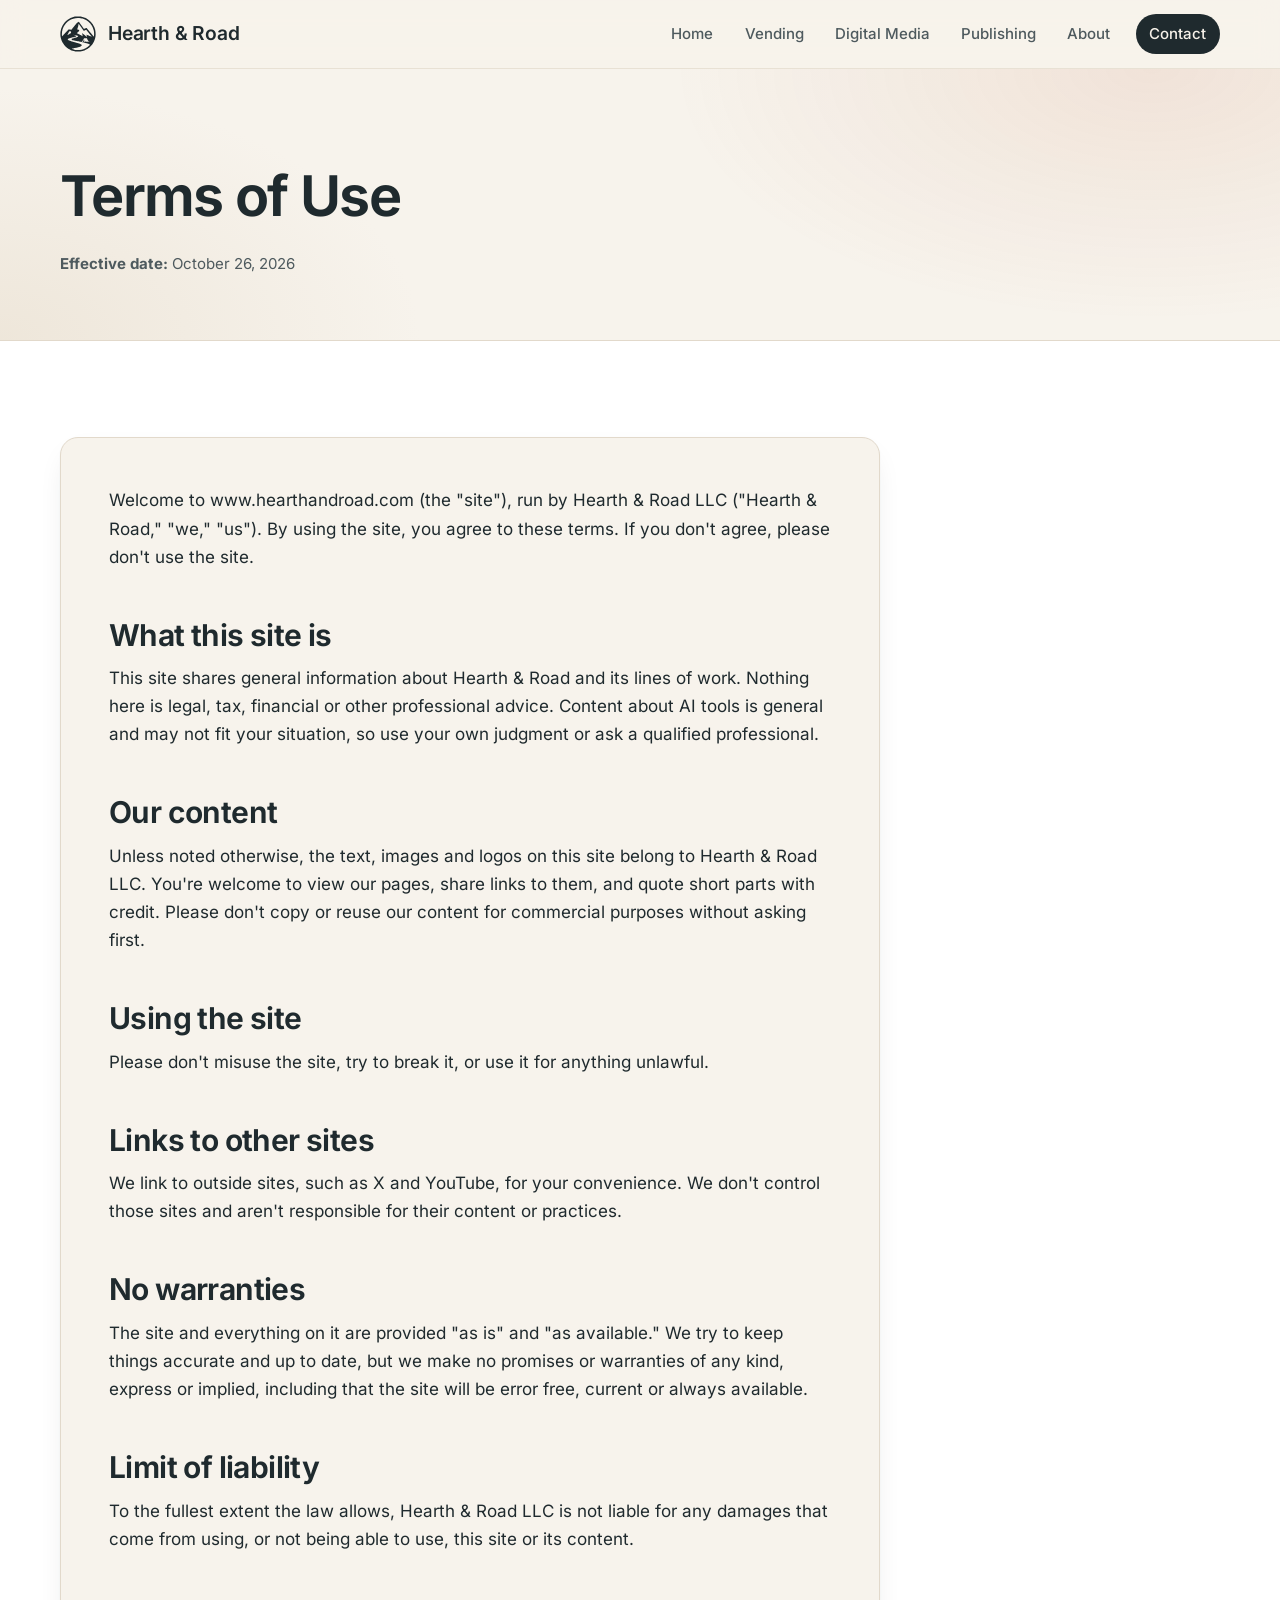
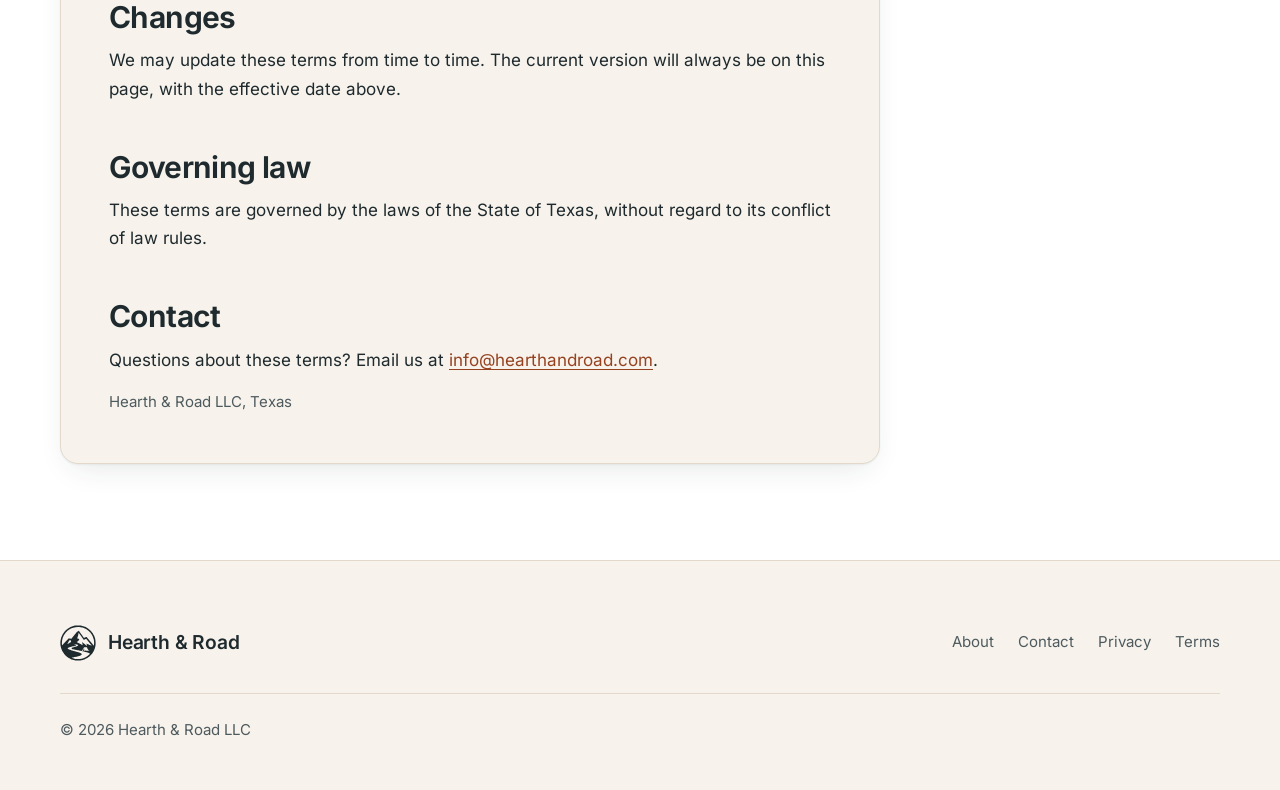
<file: terms/index.html>
<!doctype html>
<html lang="en">
<head>
  <meta charset="utf-8">
  <meta name="viewport" content="width=device-width, initial-scale=1">
  <title>Terms of Use | Hearth &amp; Road</title>
  <meta name="description" content="Terms of use for www.hearthandroad.com.">
  <link rel="preload" href="/fonts/inter-latin-var.woff2" as="font" type="font/woff2" crossorigin>
  <link rel="canonical" href="https://www.hearthandroad.com/terms/">
  <meta property="og:type" content="website">
  <meta property="og:site_name" content="Hearth &amp; Road">
  <meta property="og:title" content="Terms of Use | Hearth &amp; Road">
  <meta property="og:description" content="Terms of use for www.hearthandroad.com.">
  <meta property="og:url" content="https://www.hearthandroad.com/terms/">
  <meta property="og:image" content="https://www.hearthandroad.com/assets/og-image.png">
  <meta property="og:image:width" content="1200">
  <meta property="og:image:height" content="630">
  <meta property="og:image:alt" content="Hearth &amp; Road logo and name">
  <meta name="twitter:card" content="summary_large_image">
  <meta name="twitter:title" content="Terms of Use | Hearth &amp; Road">
  <meta name="twitter:description" content="Terms of use for www.hearthandroad.com.">
  <meta name="twitter:image" content="https://www.hearthandroad.com/assets/og-image.png">
  <link rel="stylesheet" href="/styles.css">
  <link rel="icon" href="/favicon.svg" type="image/svg+xml">
  <link rel="icon" href="/favicon.png" type="image/png" sizes="32x32">
  <link rel="apple-touch-icon" href="/apple-touch-icon.png">
</head>
<body>
  <a class="skip-link" href="#main">Skip to content</a>

  <header class="site-header">
    <div class="container">
      <a class="brand" href="/" aria-label="Hearth &amp; Road home">
        <img src="/assets/logo.svg" alt="" width="36" height="36">
        <span>Hearth &amp; Road</span>
      </a>
      <nav class="site-nav" aria-label="Main">
        <ul>
          <li><a href="/">Home</a></li>
          <li><a href="/vending/">Vending</a></li>
          <li><a href="/practicalaismb/">Digital Media</a></li>
          <li><a href="/publishing/">Publishing</a></li>
          <li><a href="/about/">About</a></li>
          <li><a class="nav-cta" href="/contact/">Contact</a></li>
        </ul>
      </nav>
    </div>
  </header>

  <main id="main">
    <section class="page-hero">
      <div class="container">
        <div class="page-hero-inner">
          <h1>Terms of Use</h1>
          <p class="meta"><strong>Effective date:</strong> October 26, 2026</p>
        </div>
      </div>
    </section>
    <section class="section section-alt">
      <div class="container">
        <div class="prose panel">
          <p>Welcome to www.hearthandroad.com (the "site"), run by Hearth &amp; Road LLC ("Hearth &amp; Road," "we," "us"). By using the site, you agree to these terms. If you don't agree, please don't use the site.</p>
          <h2>What this site is</h2>
          <p>This site shares general information about Hearth &amp; Road and its lines of work. Nothing here is legal, tax, financial or other professional advice. Content about AI tools is general and may not fit your situation, so use your own judgment or ask a qualified professional.</p>
          <h2>Our content</h2>
          <p>Unless noted otherwise, the text, images and logos on this site belong to Hearth &amp; Road LLC. You're welcome to view our pages, share links to them, and quote short parts with credit. Please don't copy or reuse our content for commercial purposes without asking first.</p>
          <h2>Using the site</h2>
          <p>Please don't misuse the site, try to break it, or use it for anything unlawful.</p>
          <h2>Links to other sites</h2>
          <p>We link to outside sites, such as X and YouTube, for your convenience. We don't control those sites and aren't responsible for their content or practices.</p>
          <h2>No warranties</h2>
          <p>The site and everything on it are provided "as is" and "as available." We try to keep things accurate and up to date, but we make no promises or warranties of any kind, express or implied, including that the site will be error free, current or always available.</p>
          <h2>Limit of liability</h2>
          <p>To the fullest extent the law allows, Hearth &amp; Road LLC is not liable for any damages that come from using, or not being able to use, this site or its content.</p>
          <h2>Changes</h2>
          <p>We may update these terms from time to time. The current version will always be on this page, with the effective date above.</p>
          <h2>Governing law</h2>
          <p>These terms are governed by the laws of the State of Texas, without regard to its conflict of law rules.</p>
          <h2>Contact</h2>
          <p>Questions about these terms? Email us at <a href="mailto:info@hearthandroad.com">info@hearthandroad.com</a>.</p>
          <p class="muted">Hearth &amp; Road LLC, Texas</p>
        </div>
      </div>
    </section>
  </main>

  <footer class="site-footer">
    <div class="container">
      <div class="footer-top">
        <a class="brand" href="/">
          <img src="/assets/logo.svg" alt="" width="36" height="36">
          <span>Hearth &amp; Road</span>
        </a>
        <ul class="footer-links">
          <li><a href="/about/">About</a></li>
          <li><a href="/contact/">Contact</a></li>
          <li><a href="/privacy/">Privacy</a></li>
          <li><a href="/terms/">Terms</a></li>
        </ul>
      </div>
      <p class="footer-bottom">&copy; 2026 Hearth &amp; Road LLC</p>
    </div>
  </footer>
</body>
</html>
</file>
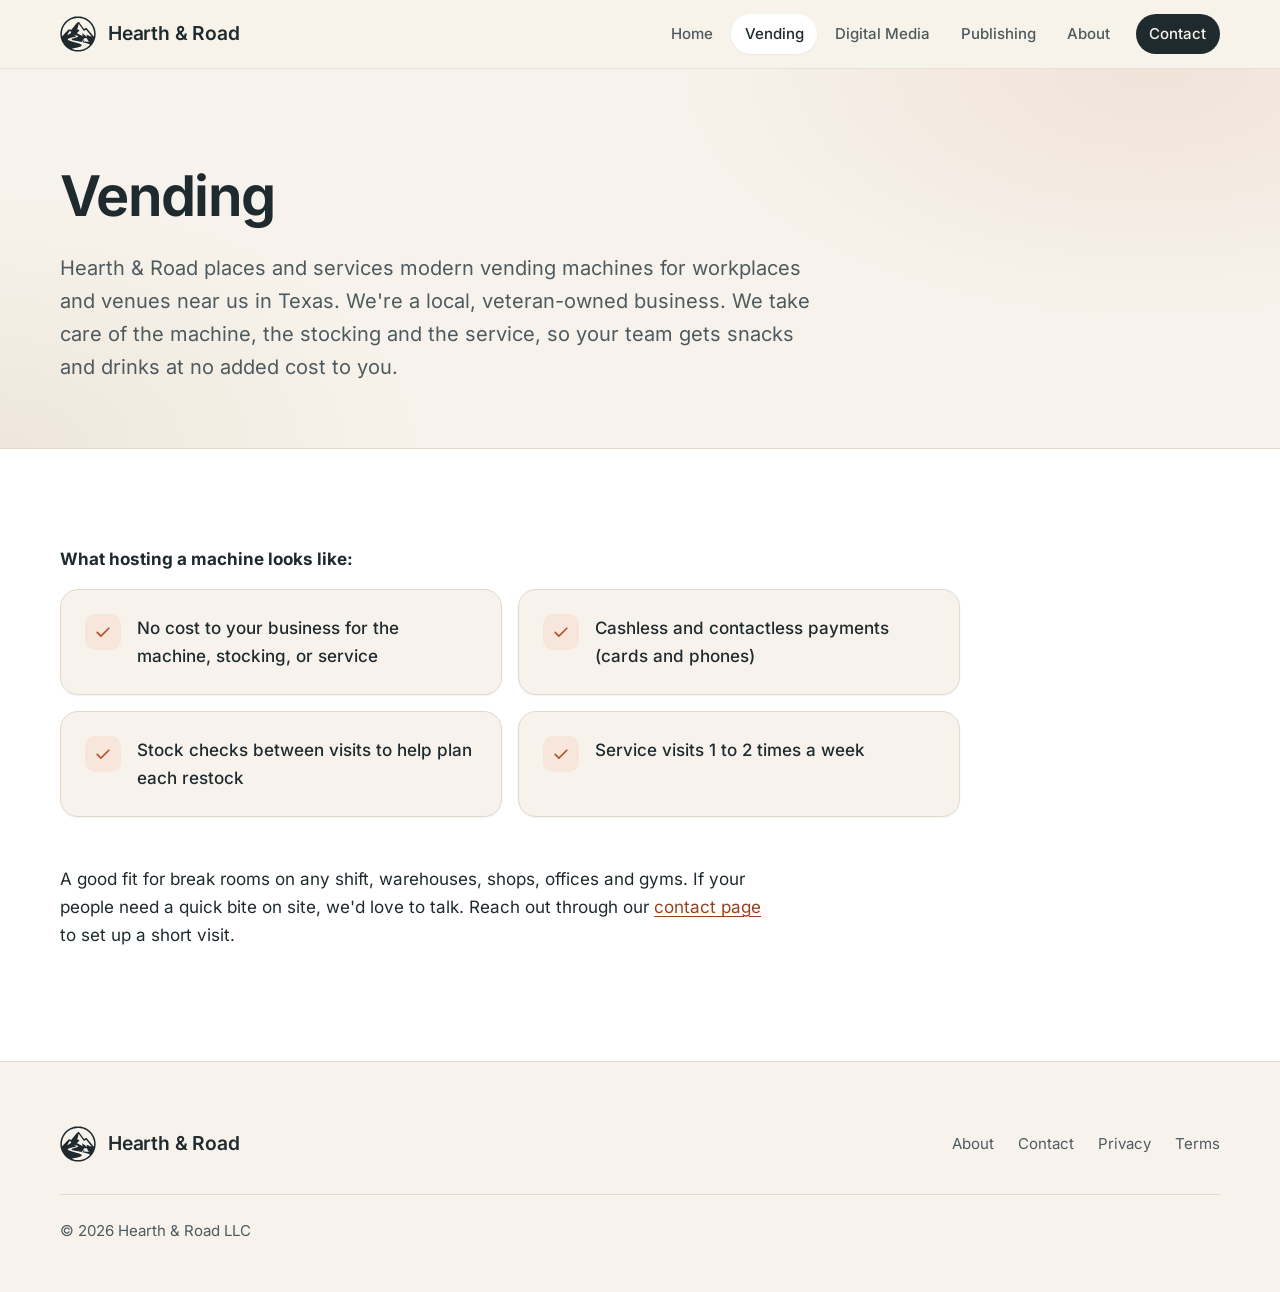
<file: vending/index.html>
<!doctype html>
<html lang="en">
<head>
  <meta charset="utf-8">
  <meta name="viewport" content="width=device-width, initial-scale=1">
  <title>Vending | Hearth &amp; Road</title>
  <meta name="description" content="Hearth &amp; Road places and services modern vending machines for workplaces and venues near us in Texas.">
  <link rel="preload" href="/fonts/inter-latin-var.woff2" as="font" type="font/woff2" crossorigin>
  <link rel="canonical" href="https://www.hearthandroad.com/vending/">
  <meta property="og:type" content="website">
  <meta property="og:site_name" content="Hearth &amp; Road">
  <meta property="og:title" content="Vending | Hearth &amp; Road">
  <meta property="og:description" content="Hearth &amp; Road places and services modern vending machines for workplaces and venues near us in Texas.">
  <meta property="og:url" content="https://www.hearthandroad.com/vending/">
  <meta property="og:image" content="https://www.hearthandroad.com/assets/og-image.png">
  <meta property="og:image:width" content="1200">
  <meta property="og:image:height" content="630">
  <meta property="og:image:alt" content="Hearth &amp; Road logo and name">
  <meta name="twitter:card" content="summary_large_image">
  <meta name="twitter:title" content="Vending | Hearth &amp; Road">
  <meta name="twitter:description" content="Hearth &amp; Road places and services modern vending machines for workplaces and venues near us in Texas.">
  <meta name="twitter:image" content="https://www.hearthandroad.com/assets/og-image.png">
  <link rel="stylesheet" href="/styles.css">
  <link rel="icon" href="/favicon.svg" type="image/svg+xml">
  <link rel="icon" href="/favicon.png" type="image/png" sizes="32x32">
  <link rel="apple-touch-icon" href="/apple-touch-icon.png">
</head>
<body>
  <a class="skip-link" href="#main">Skip to content</a>

  <header class="site-header">
    <div class="container">
      <a class="brand" href="/" aria-label="Hearth &amp; Road home">
        <img src="/assets/logo.svg" alt="" width="36" height="36">
        <span>Hearth &amp; Road</span>
      </a>
      <nav class="site-nav" aria-label="Main">
        <ul>
          <li><a href="/">Home</a></li>
          <li><a aria-current="page" href="/vending/">Vending</a></li>
          <li><a href="/practicalaismb/">Digital Media</a></li>
          <li><a href="/publishing/">Publishing</a></li>
          <li><a href="/about/">About</a></li>
          <li><a class="nav-cta" href="/contact/">Contact</a></li>
        </ul>
      </nav>
    </div>
  </header>

  <main id="main">
    <section class="page-hero">
      <div class="container">
        <div class="page-hero-inner">
          <h1>Vending</h1>
          <p class="lead">Hearth &amp; Road places and services modern vending machines for workplaces and venues near us in Texas. We're a local, veteran-owned business. We take care of the machine, the stocking and the service, so your team gets snacks and drinks at no added cost to you.</p>
        </div>
      </div>
    </section>
    <section class="section section-alt">
      <div class="container">
        <div class="prose">
          <p><strong>What hosting a machine looks like:</strong></p>
        </div>
        <ul class="feature-list">
            <li><span class="feature-icon" aria-hidden="true"><svg viewBox="0 0 24 24" fill="none" stroke="currentColor" stroke-width="2" stroke-linecap="round" stroke-linejoin="round"><path d="M5 12.5l4.5 4.5L19 7.5"/></svg></span><span>No cost to your business for the machine, stocking, or service</span></li>
            <li><span class="feature-icon" aria-hidden="true"><svg viewBox="0 0 24 24" fill="none" stroke="currentColor" stroke-width="2" stroke-linecap="round" stroke-linejoin="round"><path d="M5 12.5l4.5 4.5L19 7.5"/></svg></span><span>Cashless and contactless payments (cards and phones)</span></li>
            <li><span class="feature-icon" aria-hidden="true"><svg viewBox="0 0 24 24" fill="none" stroke="currentColor" stroke-width="2" stroke-linecap="round" stroke-linejoin="round"><path d="M5 12.5l4.5 4.5L19 7.5"/></svg></span><span>Stock checks between visits to help plan each restock</span></li>
            <li><span class="feature-icon" aria-hidden="true"><svg viewBox="0 0 24 24" fill="none" stroke="currentColor" stroke-width="2" stroke-linecap="round" stroke-linejoin="round"><path d="M5 12.5l4.5 4.5L19 7.5"/></svg></span><span>Service visits 1 to 2 times a week</span></li>
        </ul>
        <div class="prose">
          <p>A good fit for break rooms on any shift, warehouses, shops, offices and gyms. If your people need a quick bite on site, we'd love to talk. Reach out through our <a href="/contact/">contact page</a> to set up a short visit.</p>
        </div>
      </div>
    </section>
  </main>

  <footer class="site-footer">
    <div class="container">
      <div class="footer-top">
        <a class="brand" href="/">
          <img src="/assets/logo.svg" alt="" width="36" height="36">
          <span>Hearth &amp; Road</span>
        </a>
        <ul class="footer-links">
          <li><a href="/about/">About</a></li>
          <li><a href="/contact/">Contact</a></li>
          <li><a href="/privacy/">Privacy</a></li>
          <li><a href="/terms/">Terms</a></li>
        </ul>
      </div>
      <p class="footer-bottom">&copy; 2026 Hearth &amp; Road LLC</p>
    </div>
  </footer>
</body>
</html>
</file>
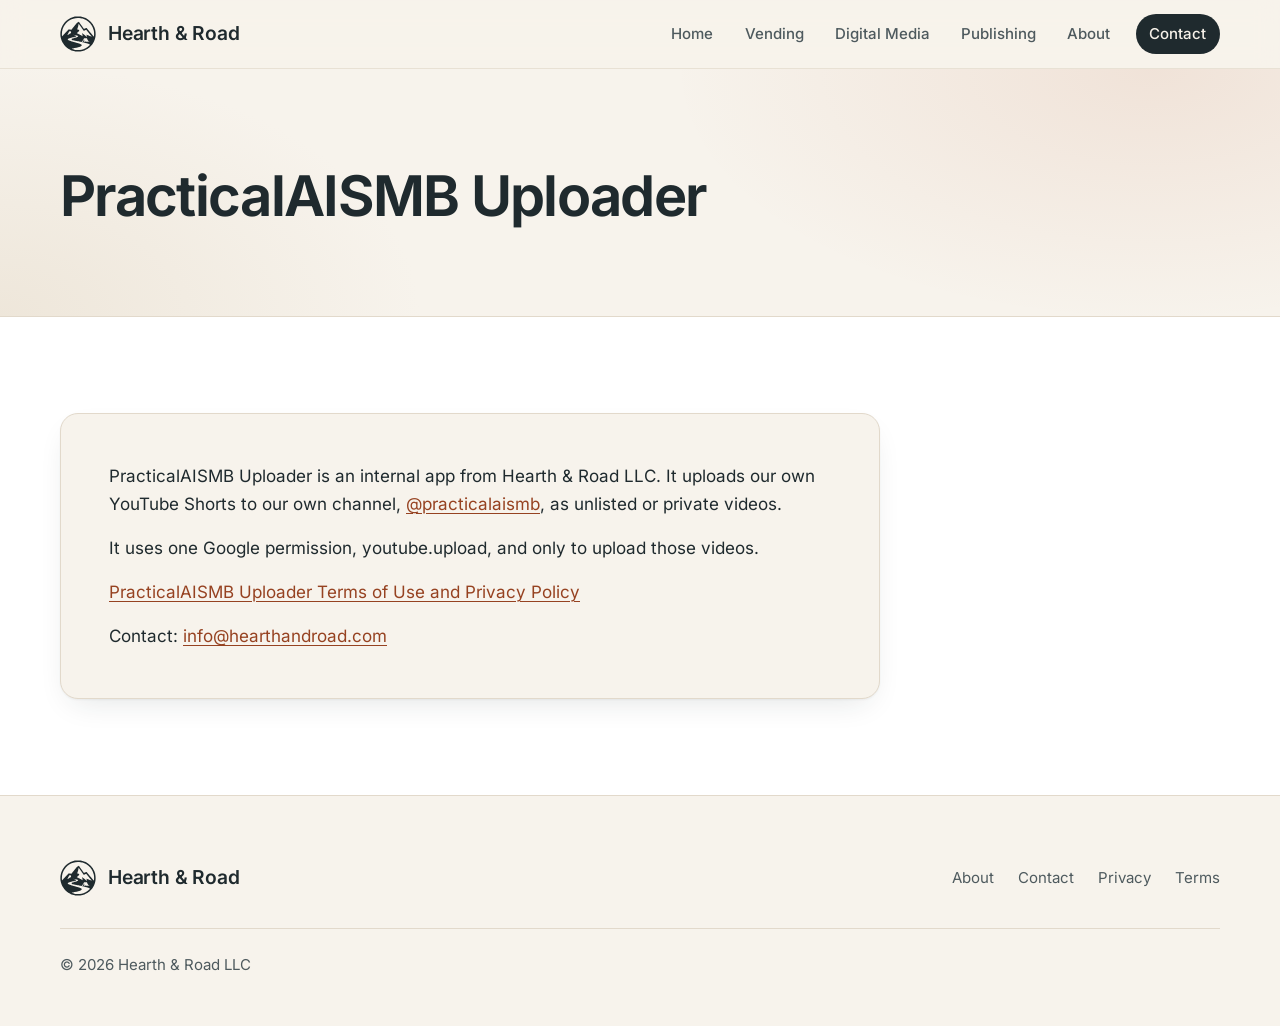
<file: practicalaismb/uploader/index.html>
<!doctype html>
<html lang="en">
<head>
  <meta charset="utf-8">
  <meta name="viewport" content="width=device-width, initial-scale=1">
  <title>PracticalAISMB Uploader</title>
  <meta name="description" content="PracticalAISMB Uploader is an internal app from Hearth &amp; Road LLC.">
  <meta name="robots" content="noindex, nofollow">
  <link rel="preload" href="/fonts/inter-latin-var.woff2" as="font" type="font/woff2" crossorigin>
  <link rel="stylesheet" href="/styles.css">
  <link rel="icon" href="/favicon.svg" type="image/svg+xml">
  <link rel="icon" href="/favicon.png" type="image/png" sizes="32x32">
  <link rel="apple-touch-icon" href="/apple-touch-icon.png">
</head>
<body>
  <a class="skip-link" href="#main">Skip to content</a>

  <header class="site-header">
    <div class="container">
      <a class="brand" href="/" aria-label="Hearth &amp; Road home">
        <img src="/assets/logo.svg" alt="" width="36" height="36">
        <span>Hearth &amp; Road</span>
      </a>
      <nav class="site-nav" aria-label="Main">
        <ul>
          <li><a href="/">Home</a></li>
          <li><a href="/vending/">Vending</a></li>
          <li><a href="/practicalaismb/">Digital Media</a></li>
          <li><a href="/publishing/">Publishing</a></li>
          <li><a href="/about/">About</a></li>
          <li><a class="nav-cta" href="/contact/">Contact</a></li>
        </ul>
      </nav>
    </div>
  </header>

  <main id="main">
    <section class="page-hero">
      <div class="container">
        <div class="page-hero-inner">
          <h1>PracticalAISMB Uploader</h1>
        </div>
      </div>
    </section>
    <section class="section section-alt">
      <div class="container">
        <div class="prose panel">
          <p>PracticalAISMB Uploader is an internal app from Hearth &amp; Road LLC. It uploads our own YouTube Shorts to our own channel, <a href="https://www.youtube.com/@practicalaismb">@practicalaismb</a>, as unlisted or private videos.</p>
          <p>It uses one Google permission, youtube.upload, and only to upload those videos.</p>
          <p><a href="/practicalaismb/uploader/privacy/">PracticalAISMB Uploader Terms of Use and Privacy Policy</a></p>
          <p>Contact: <a href="mailto:info@hearthandroad.com">info@hearthandroad.com</a></p>
        </div>
      </div>
    </section>
  </main>

  <footer class="site-footer">
    <div class="container">
      <div class="footer-top">
        <a class="brand" href="/">
          <img src="/assets/logo.svg" alt="" width="36" height="36">
          <span>Hearth &amp; Road</span>
        </a>
        <ul class="footer-links">
          <li><a href="/about/">About</a></li>
          <li><a href="/contact/">Contact</a></li>
          <li><a href="/privacy/">Privacy</a></li>
          <li><a href="/terms/">Terms</a></li>
        </ul>
      </div>
      <p class="footer-bottom">&copy; 2026 Hearth &amp; Road LLC</p>
    </div>
  </footer>
</body>
</html>
</file>
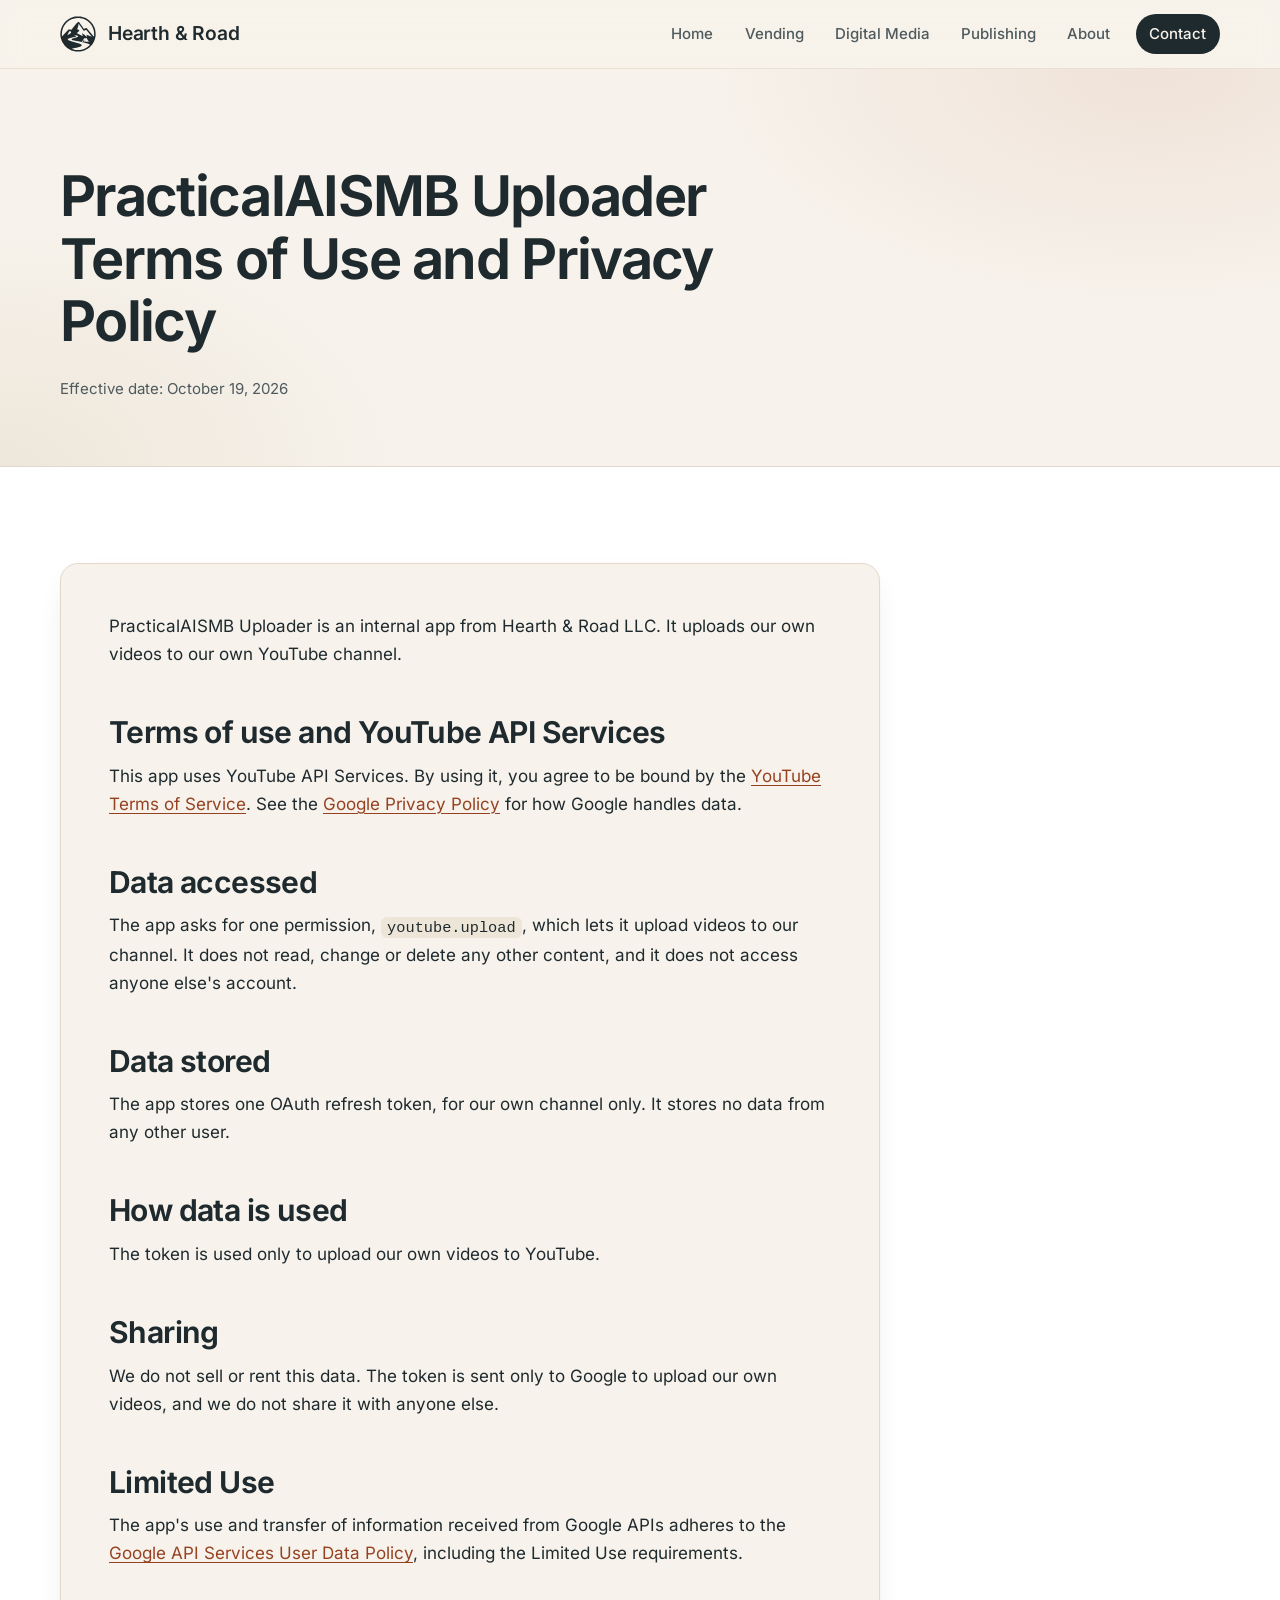
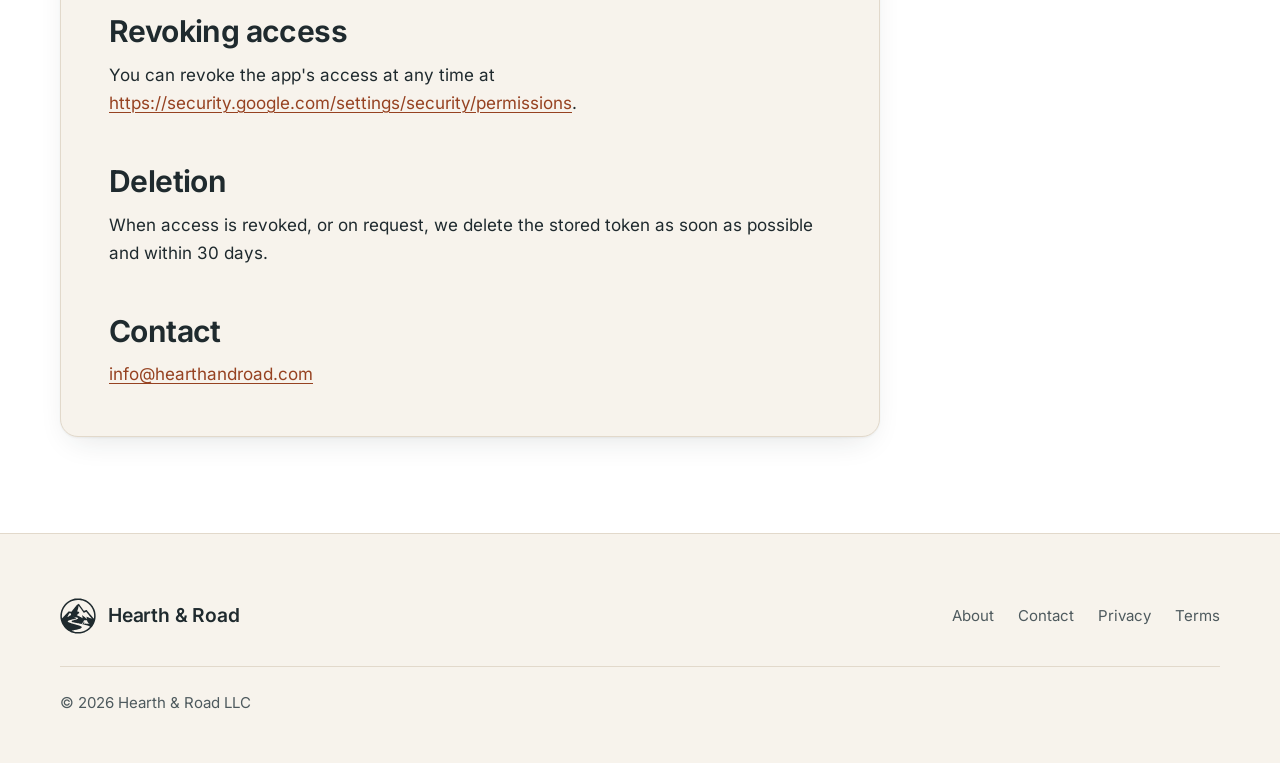
<file: practicalaismb/uploader/privacy/index.html>
<!doctype html>
<html lang="en">
<head>
  <meta charset="utf-8">
  <meta name="viewport" content="width=device-width, initial-scale=1">
  <title>PracticalAISMB Uploader Terms of Use and Privacy Policy</title>
  <meta name="description" content="Terms of use and privacy policy for the PracticalAISMB Uploader app.">
  <meta name="robots" content="noindex, nofollow">
  <link rel="preload" href="/fonts/inter-latin-var.woff2" as="font" type="font/woff2" crossorigin>
  <link rel="stylesheet" href="/styles.css">
  <link rel="icon" href="/favicon.svg" type="image/svg+xml">
  <link rel="icon" href="/favicon.png" type="image/png" sizes="32x32">
  <link rel="apple-touch-icon" href="/apple-touch-icon.png">
</head>
<body>
  <a class="skip-link" href="#main">Skip to content</a>

  <header class="site-header">
    <div class="container">
      <a class="brand" href="/" aria-label="Hearth &amp; Road home">
        <img src="/assets/logo.svg" alt="" width="36" height="36">
        <span>Hearth &amp; Road</span>
      </a>
      <nav class="site-nav" aria-label="Main">
        <ul>
          <li><a href="/">Home</a></li>
          <li><a href="/vending/">Vending</a></li>
          <li><a href="/practicalaismb/">Digital Media</a></li>
          <li><a href="/publishing/">Publishing</a></li>
          <li><a href="/about/">About</a></li>
          <li><a class="nav-cta" href="/contact/">Contact</a></li>
        </ul>
      </nav>
    </div>
  </header>

  <main id="main">
    <section class="page-hero">
      <div class="container">
        <div class="page-hero-inner">
          <h1>PracticalAISMB Uploader Terms of Use and Privacy Policy</h1>
          <p class="meta">Effective date: October 19, 2026</p>
        </div>
      </div>
    </section>
    <section class="section section-alt">
      <div class="container">
        <div class="prose panel">
          <p>PracticalAISMB Uploader is an internal app from Hearth &amp; Road LLC. It uploads our own videos to our own YouTube channel.</p>
          <h2>Terms of use and YouTube API Services</h2>
          <p>This app uses YouTube API Services. By using it, you agree to be bound by the <a href="https://www.youtube.com/t/terms">YouTube Terms of Service</a>. See the <a href="https://www.google.com/policies/privacy">Google Privacy Policy</a> for how Google handles data.</p>
          <h2>Data accessed</h2>
          <p>The app asks for one permission, <code>youtube.upload</code>, which lets it upload videos to our channel. It does not read, change or delete any other content, and it does not access anyone else's account.</p>
          <h2>Data stored</h2>
          <p>The app stores one OAuth refresh token, for our own channel only. It stores no data from any other user.</p>
          <h2>How data is used</h2>
          <p>The token is used only to upload our own videos to YouTube.</p>
          <h2>Sharing</h2>
          <p>We do not sell or rent this data. The token is sent only to Google to upload our own videos, and we do not share it with anyone else.</p>
          <h2>Limited Use</h2>
          <p>The app's use and transfer of information received from Google APIs adheres to the <a href="https://developers.google.com/terms/api-services-user-data-policy">Google API Services User Data Policy</a>, including the Limited Use requirements.</p>
          <h2>Revoking access</h2>
          <p>You can revoke the app's access at any time at <a href="https://security.google.com/settings/security/permissions">https://security.google.com/settings/security/permissions</a>.</p>
          <h2>Deletion</h2>
          <p>When access is revoked, or on request, we delete the stored token as soon as possible and within 30 days.</p>
          <h2>Contact</h2>
          <p><a href="mailto:info@hearthandroad.com">info@hearthandroad.com</a></p>
        </div>
      </div>
    </section>
  </main>

  <footer class="site-footer">
    <div class="container">
      <div class="footer-top">
        <a class="brand" href="/">
          <img src="/assets/logo.svg" alt="" width="36" height="36">
          <span>Hearth &amp; Road</span>
        </a>
        <ul class="footer-links">
          <li><a href="/about/">About</a></li>
          <li><a href="/contact/">Contact</a></li>
          <li><a href="/privacy/">Privacy</a></li>
          <li><a href="/terms/">Terms</a></li>
        </ul>
      </div>
      <p class="footer-bottom">&copy; 2026 Hearth &amp; Road LLC</p>
    </div>
  </footer>
</body>
</html>
</file>
<file: styles.css>
/* Hearth & Road shared stylesheet. Shared by every page. Staged 26 Oct 2026. */

@font-face {
  font-family: "Inter";
  src: url("/fonts/inter-latin-var.woff2") format("woff2");
  font-weight: 400 700;
  font-display: swap;
}

:root {
  /* Palette */
  --cream: #F7F3EC;
  --sand: #EDE5D8;
  --surface: #FFFFFF;
  --ink: #1F2A2E;
  --ink-soft: #4E5A5E;
  --line: #E2D9CB;
  --ember: #B5532A;
  --ember-dark: #964221;
  --ember-tint: #F6E6DC;
  --on-ink: #F6F1E9;

  /* Type */
  --font-display: "Inter", system-ui, -apple-system, "Segoe UI", Roboto, Helvetica, Arial, sans-serif;
  --font-body: "Inter", system-ui, -apple-system, "Segoe UI", Roboto, Helvetica, Arial, sans-serif;
  --fs-xs: 0.8125rem;   /* 13 */
  --fs-sm: 0.9375rem;   /* 15 */
  --fs-base: 1.0625rem; /* 17 */
  --fs-lg: 1.25rem;     /* 20 */
  --fs-xl: clamp(1.5rem, 1.2rem + 1vw, 1.875rem);
  --fs-2xl: clamp(1.875rem, 1.4rem + 1.8vw, 2.5rem);
  --fs-3xl: clamp(2.5rem, 1.6rem + 3.6vw, 4.25rem);

  /* Spacing scale (4px base) */
  --s-1: 0.25rem;  /* 4 */
  --s-2: 0.5rem;   /* 8 */
  --s-3: 0.75rem;  /* 12 */
  --s-4: 1rem;     /* 16 */
  --s-5: 1.5rem;   /* 24 */
  --s-6: 2rem;     /* 32 */
  --s-7: 3rem;     /* 48 */
  --s-8: 4rem;     /* 64 */
  --s-9: 6rem;     /* 96 */
  --s-10: 8rem;    /* 128 */

  --radius-sm: 10px;
  --radius: 18px;
  --radius-pill: 999px;
  --shadow-sm: 0 1px 2px rgba(31, 42, 46, 0.06);
  --shadow: 0 1px 2px rgba(31, 42, 46, 0.05), 0 12px 32px -12px rgba(31, 42, 46, 0.14);
  --shadow-lg: 0 2px 4px rgba(31, 42, 46, 0.05), 0 24px 48px -16px rgba(31, 42, 46, 0.22);
  --container: 1160px;
  --header-h: 68px;
}

*, *::before, *::after { box-sizing: border-box; }
html { -webkit-text-size-adjust: 100%; scroll-behavior: smooth; scroll-padding-top: var(--header-h); }
body {
  margin: 0;
  font-family: var(--font-body);
  font-size: var(--fs-base);
  line-height: 1.65;
  color: var(--ink);
  background: var(--cream);
  -webkit-font-smoothing: antialiased;
  text-rendering: optimizeLegibility;
}
img { max-width: 100%; display: block; }
a { color: var(--ember-dark); text-decoration-thickness: 1px; text-underline-offset: 3px; }
a:hover { color: #7A361B; }
:focus-visible { outline: 2px solid var(--ember); outline-offset: 3px; border-radius: 4px; }

h1, h2, h3 {
  font-family: var(--font-display);
  font-weight: 650;
  line-height: 1.12;
  letter-spacing: -0.02em;
  margin: 0 0 var(--s-4);
}
h1 { font-size: var(--fs-3xl); letter-spacing: -0.03em; }
h2 { font-size: var(--fs-2xl); }
h3 { font-size: var(--fs-xl); }
p { margin: 0 0 var(--s-4); }

.container { width: min(100% - 2 * var(--s-5), var(--container)); margin-inline: auto; }

.skip-link { position: absolute; left: -999px; top: 0; }
.skip-link:focus { left: var(--s-4); top: var(--s-4); z-index: 100; background: var(--surface); padding: var(--s-2) var(--s-4); border-radius: var(--radius-sm); }

/* Eyebrow / section label */
.eyebrow {
  display: inline-block;
  font-size: var(--fs-xs);
  font-weight: 600;
  letter-spacing: 0.14em;
  text-transform: uppercase;
  color: var(--ember-dark);
  margin-bottom: var(--s-4);
}

/* Buttons */
.btn {
  display: inline-flex; align-items: center; gap: var(--s-2);
  font: 600 var(--fs-sm)/1 var(--font-body);
  padding: 0.95rem 1.5rem;
  border-radius: var(--radius-pill);
  text-decoration: none;
  border: 1px solid transparent;
  transition: background-color .2s ease, color .2s ease, border-color .2s ease, transform .2s ease, box-shadow .2s ease;
}
.btn:hover { transform: translateY(-1px); }
.btn-primary { background: var(--ember); color: #fff; box-shadow: 0 6px 16px -6px rgba(181, 83, 42, 0.55); }
.btn-primary:hover { background: var(--ember-dark); color: #fff; }
.btn-ghost { background: transparent; color: var(--ink); border-color: var(--line); }
.btn-ghost:hover { background: var(--surface); color: var(--ink); border-color: var(--ink-soft); }
.btn-light { background: var(--on-ink); color: var(--ink); }
.btn-light:hover { background: #fff; color: var(--ink); }

/* Header */
.site-header {
  position: sticky; top: 0; z-index: 50;
  background: rgba(247, 243, 236, 0.86);
  backdrop-filter: saturate(160%) blur(12px);
  -webkit-backdrop-filter: saturate(160%) blur(12px);
  border-bottom: 1px solid rgba(226, 217, 203, 0.7);
}
.site-header .container { display: flex; align-items: center; justify-content: space-between; gap: var(--s-5); min-height: var(--header-h); }
.brand { display: inline-flex; align-items: center; gap: var(--s-3); text-decoration: none; color: var(--ink); }
.brand img { width: 36px; height: 36px; }
.brand span { font-family: var(--font-display); font-size: 1.2rem; font-weight: 600; letter-spacing: -0.01em; }
.site-nav ul { display: flex; gap: var(--s-1); list-style: none; margin: 0; padding: 0; }
.site-nav a {
  display: block; padding: 0.5rem 0.85rem; border-radius: var(--radius-pill);
  font-size: var(--fs-sm); font-weight: 500; color: var(--ink-soft); text-decoration: none;
  transition: background-color .2s ease, color .2s ease;
}
.site-nav a:hover { color: var(--ink); background: var(--sand); }
.site-nav a[aria-current="page"] { color: var(--ink); background: var(--surface); box-shadow: var(--shadow-sm); }
.site-nav .nav-cta { background: var(--ink); color: var(--on-ink); margin-left: var(--s-2); }
.site-nav .nav-cta:hover { background: #000; color: #fff; }

/* Hero */
.hero {
  position: relative; overflow: hidden;
  padding: var(--s-10) 0 var(--s-9);
  background:
    radial-gradient(900px 480px at 85% 10%, rgba(181, 83, 42, 0.10), transparent 60%),
    radial-gradient(700px 420px at 0% 100%, rgba(237, 229, 216, 0.9), transparent 70%);
}
.hero-grid { display: grid; grid-template-columns: 1.25fr 0.75fr; gap: var(--s-8); align-items: center; }
.hero h1 { max-width: 14ch; }
.hero .lead { font-size: var(--fs-lg); color: var(--ink-soft); max-width: 40ch; margin-bottom: var(--s-6); }
.hero-actions { display: flex; flex-wrap: wrap; gap: var(--s-3); }
.hero-mark {
  justify-self: center;
  width: min(100%, 340px); aspect-ratio: 1;
  display: grid; place-items: center;
  border-radius: 50%;
  background: var(--surface);
  box-shadow: var(--shadow-lg);
  border: 1px solid var(--line);
}
.hero-mark img { width: 72%; height: auto; }

/* Sections */
.section { padding: var(--s-9) 0; }
.section-head { max-width: 640px; margin-bottom: var(--s-7); }
.section-alt { background: var(--surface); border-block: 1px solid var(--line); }

/* Cards */
.card-grid { display: grid; grid-template-columns: repeat(3, 1fr); gap: var(--s-5); }
.card {
  display: flex; flex-direction: column;
  background: var(--surface);
  border: 1px solid var(--line);
  border-radius: var(--radius);
  padding: var(--s-6);
  box-shadow: var(--shadow);
  transition: transform .25s ease, box-shadow .25s ease;
}
.section-alt .card { background: var(--cream); }
.card:hover { transform: translateY(-3px); box-shadow: var(--shadow-lg); }
.card-icon {
  width: 48px; height: 48px; border-radius: 14px;
  display: grid; place-items: center;
  background: var(--ember-tint); color: var(--ember);
  margin-bottom: var(--s-5);
}
.card-icon svg { width: 24px; height: 24px; }
.card p { color: var(--ink-soft); }
.card .card-eyebrow {
  font-size: var(--fs-xs); font-weight: 600; letter-spacing: 0.12em; text-transform: uppercase;
  color: var(--ember-dark); margin: 0 0 var(--s-2);
}
.card h3 + .card-eyebrow { margin: calc(var(--s-2) * -1) 0 var(--s-3); }
.card .card-note { font-size: var(--fs-sm); }
.card .card-link {
  margin-top: auto; padding-top: var(--s-4);
  font-weight: 600; font-size: var(--fs-sm); text-decoration: none;
  display: inline-flex; align-items: center; gap: var(--s-2);
}
.card .card-link::after { content: "\2192"; transition: transform .2s ease; }
.card .card-link:hover::after { transform: translateX(3px); }

/* CTA band */
.cta-band {
  background: var(--ink); color: var(--on-ink);
  border-radius: calc(var(--radius) + 6px);
  padding: var(--s-8) var(--s-7);
  display: flex; align-items: center; justify-content: space-between; gap: var(--s-6);
  position: relative; overflow: hidden;
}
.cta-band::before {
  content: ""; position: absolute; inset: auto -120px -160px auto; width: 420px; height: 420px;
  background: radial-gradient(circle, rgba(181, 83, 42, 0.45), transparent 65%);
  pointer-events: none;
}
.cta-band h2 { color: var(--on-ink); margin-bottom: var(--s-3); }
.cta-band p { color: rgba(246, 241, 233, 0.78); margin: 0; max-width: 46ch; font-size: var(--fs-lg); }
.cta-band > * { position: relative; }

/* Footer */
.site-footer { padding: var(--s-8) 0 var(--s-6); color: var(--ink-soft); font-size: var(--fs-sm); }
.footer-top { display: flex; align-items: center; justify-content: space-between; gap: var(--s-5); padding-bottom: var(--s-6); border-bottom: 1px solid var(--line); }
.footer-links { display: flex; flex-wrap: wrap; gap: var(--s-2) var(--s-5); list-style: none; margin: 0; padding: 0; }
.footer-links a { color: var(--ink-soft); text-decoration: none; }
.footer-links a:hover { color: var(--ink); }
.footer-bottom { padding-top: var(--s-5); }

/* Responsive */
@media (max-width: 960px) {
  .hero { padding: var(--s-8) 0 var(--s-8); }
  .hero-grid { grid-template-columns: 1fr; gap: var(--s-7); }
  .hero-mark { justify-self: start; width: 200px; order: -1; }
  .card-grid { grid-template-columns: 1fr; }
  .cta-band { flex-direction: column; align-items: flex-start; padding: var(--s-7) var(--s-6); }
}
@media (max-width: 860px) {
  .site-header .container { flex-direction: column; align-items: stretch; gap: 0; padding-top: var(--s-3); }
  .brand { align-self: flex-start; }
  .site-nav ul { flex-wrap: wrap; gap: var(--s-1); padding: var(--s-2) 0 var(--s-3); }
  .site-nav a { padding: 0.4rem 0.75rem; font-size: 0.875rem; }
  .site-nav .nav-cta { margin-left: 0; }
}
@media (max-width: 560px) {
  :root { --fs-base: 1rem; }
  .section { padding: var(--s-8) 0; }
  .hero-mark { width: 148px; }
  .card { padding: var(--s-5); }
  .footer-top { flex-direction: column; align-items: flex-start; }
}
@media (prefers-reduced-motion: reduce) {
  *, *::before, *::after { transition: none !important; scroll-behavior: auto !important; }
}

/* Inner pages (added 26 Oct 2026, steps 1 and 2) */
.page-hero {
  padding: var(--s-9) 0 var(--s-8);
  background:
    radial-gradient(800px 420px at 90% 0%, rgba(181, 83, 42, 0.10), transparent 60%),
    radial-gradient(600px 360px at 0% 100%, rgba(237, 229, 216, 0.9), transparent 70%);
}
.page-hero-inner { max-width: 760px; }
.page-hero h1 { font-size: clamp(2.25rem, 1.6rem + 2.6vw, 3.5rem); margin-bottom: var(--s-5); }
.page-hero .lead { font-size: var(--fs-lg); color: var(--ink-soft); margin: 0; max-width: 60ch; }
.page-hero .tagline { font-family: var(--font-display); font-size: var(--fs-xl); color: var(--ember); margin: 0 0 var(--s-4); }
.page-hero .tagline strong { font-weight: 560; }
.page-hero .meta { font-size: var(--fs-sm); color: var(--ink-soft); margin: 0; }

.prose { max-width: 720px; }
.prose h2 { font-size: var(--fs-xl); margin: var(--s-7) 0 var(--s-3); }
.prose h2:first-child { margin-top: 0; }
.prose ul { padding-left: 1.2em; margin: 0 0 var(--s-5); }
.prose li { margin-bottom: var(--s-2); }
.prose li::marker { color: var(--ember); }
.prose code { font-size: 0.9em; background: var(--sand); padding: 0.1em 0.4em; border-radius: 6px; }
.prose a { overflow-wrap: anywhere; }
.muted { color: var(--ink-soft); font-size: var(--fs-sm); }
.panel {
  max-width: 820px;
  background: var(--cream); border: 1px solid var(--line); border-radius: var(--radius);
  padding: var(--s-7); box-shadow: var(--shadow);
}
.panel p:last-child { margin-bottom: 0; }

.feature-list {
  list-style: none; margin: var(--s-2) 0 var(--s-7); padding: 0;
  display: grid; grid-template-columns: repeat(2, 1fr); gap: var(--s-4);
  max-width: 900px;
}
.feature-list li {
  display: flex; align-items: flex-start; gap: var(--s-4);
  background: var(--cream); border: 1px solid var(--line); border-radius: var(--radius);
  padding: var(--s-5); box-shadow: var(--shadow-sm); font-weight: 500;
}
.feature-icon {
  flex: none; width: 36px; height: 36px; border-radius: 10px;
  display: grid; place-items: center; background: var(--ember-tint); color: var(--ember);
}
.feature-icon svg { width: 20px; height: 20px; }

.plain-list { list-style: none; margin: 0; padding: 0; }
.plain-list li { margin-bottom: var(--s-3); color: var(--ink-soft); }
.section .prose + .card-grid { margin-top: var(--s-6); }
.card .btn { margin: var(--s-1) 0; }
.page-links { margin-top: var(--s-7); font-size: var(--fs-sm); color: var(--ink-soft); }

.contact-grid { display: grid; grid-template-columns: repeat(2, minmax(0, 320px)); gap: var(--s-4); margin-bottom: var(--s-7); }
.contact-item {
  background: var(--cream); border: 1px solid var(--line); border-radius: var(--radius);
  padding: var(--s-5) var(--s-6); box-shadow: var(--shadow-sm);
}
.contact-label { font-size: var(--fs-xs); letter-spacing: 0.12em; text-transform: uppercase; color: var(--ember-dark); margin: 0 0 var(--s-1); }
.contact-value { font-family: var(--font-display); font-size: var(--fs-lg); margin: 0; overflow-wrap: anywhere; }
.contact-value a { color: var(--ink); }

@media (max-width: 960px) {
  .page-hero { padding: var(--s-8) 0 var(--s-7); }
  .feature-list, .contact-grid { grid-template-columns: 1fr; }
}
@media (max-width: 560px) {
  .panel { padding: var(--s-5); }
}

/* Added 26 Oct 2026, steps 4, 5 and PracticalAISMB polish */
.card-grid-2 { grid-template-columns: repeat(2, 1fr); }
.card .card-title { font-size: var(--fs-xl); }
.feature-list-3 { grid-template-columns: repeat(3, 1fr); max-width: none; margin-bottom: 0; }
.section-alt .feature-list li { background: var(--cream); }
.section:not(.section-alt) .feature-list li { background: var(--surface); }
.cta-band a:not(.btn) { color: #fff; }
.cta-band p.cta-sub { font-size: var(--fs-base); margin-top: var(--s-3); }
.hero-compact { padding: var(--s-9) 0 var(--s-8); }
.hero-compact h1 { max-width: none; }
.tagline { font-family: var(--font-display); font-size: var(--fs-xl); color: var(--ember); margin: 0 0 var(--s-3); }
.tagline strong { font-weight: 560; }
.hero .hero-sub { color: var(--ink-soft); max-width: 52ch; margin: 0; }
.hero-card { align-self: center; background: var(--surface); }
.hero-card:hover { transform: none; }
.social-list { list-style: none; margin: 0; padding: 0; display: grid; gap: var(--s-4); }
.social-list li { display: flex; align-items: center; gap: var(--s-4); color: var(--ink-soft); }
.contact-strip { display: flex; align-items: baseline; gap: var(--s-6); flex-wrap: wrap; padding-bottom: var(--s-5); border-bottom: 1px solid var(--line); }
.contact-strip h2 { font-size: var(--fs-xl); margin: 0; }
.contact-strip p { margin: 0; font-size: var(--fs-lg); }
@media (max-width: 960px) {
  .card-grid-2, .feature-list-3 { grid-template-columns: 1fr; }
}
.section:not(.section-alt) + .section:not(.section-alt) { padding-top: 0; }
.page-hero .hero-actions { margin-top: var(--s-5); }
@media (max-width: 360px) { .contact-value { font-size: var(--fs-base); } }
</file>
